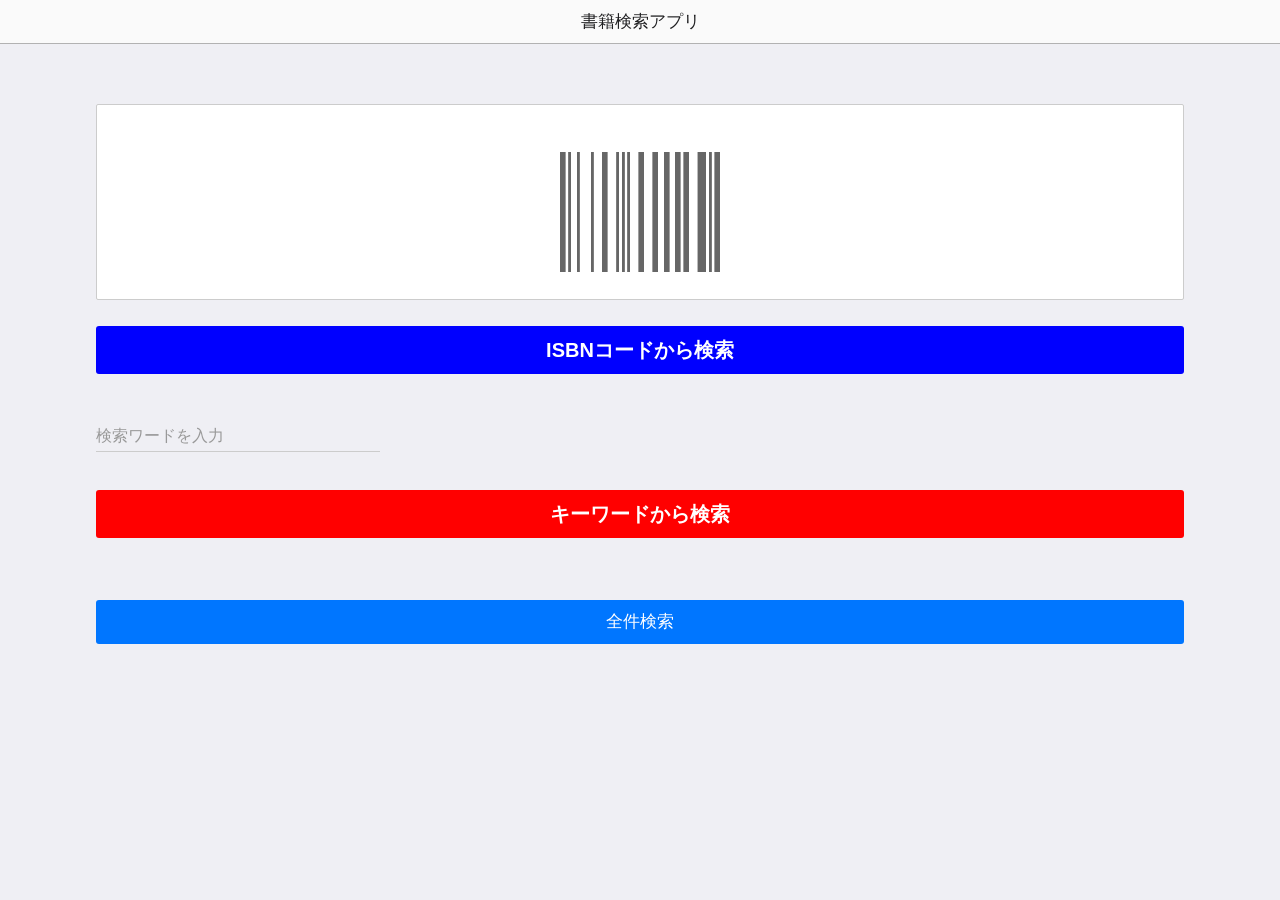
<file: www/index.html>
<!DOCTYPE HTML>
<html>
<head>
  <meta charset="utf-8">
  <meta name="viewport" content="width=device-width, initial-scale=1, maximum-scale=1, user-scalable=no, viewport-fit=cover">
  <meta http-equiv="Content-Security-Policy" content="default-src * data: gap: https://ssl.gstatic.com; style-src * 'unsafe-inline'; script-src * 'unsafe-inline' 'unsafe-eval'">
  <script src="components/loader.js"></script>
  <script src="lib/onsenui/js/onsenui.min.js"></script>
  <script src="js/app.js"></script>

  <link rel="stylesheet" href="components/loader.css">
  <link rel="stylesheet" href="lib/onsenui/css/onsenui.css">
  <link rel="stylesheet" href="lib/onsenui/css/onsen-css-components.css">
  <link rel="stylesheet" href="css/style.css">

  <script src="js/app.js"></script>
  <script src="js/mb.js"></script>


  <script>
    ons.ready(function() {
      console.log("Onsen UI is ready!");
    });

    if (ons.platform.isIPhoneX()) {
      document.documentElement.setAttribute('onsflag-iphonex-portrait', '');
      document.documentElement.setAttribute('onsflag-iphonex-landscape', '');
    }
  </script>
</head>
<body>
  <ons-navigator id="navigator" page="scanner.html" swipeable></ons-navigator>

</body>
</html>
</file>
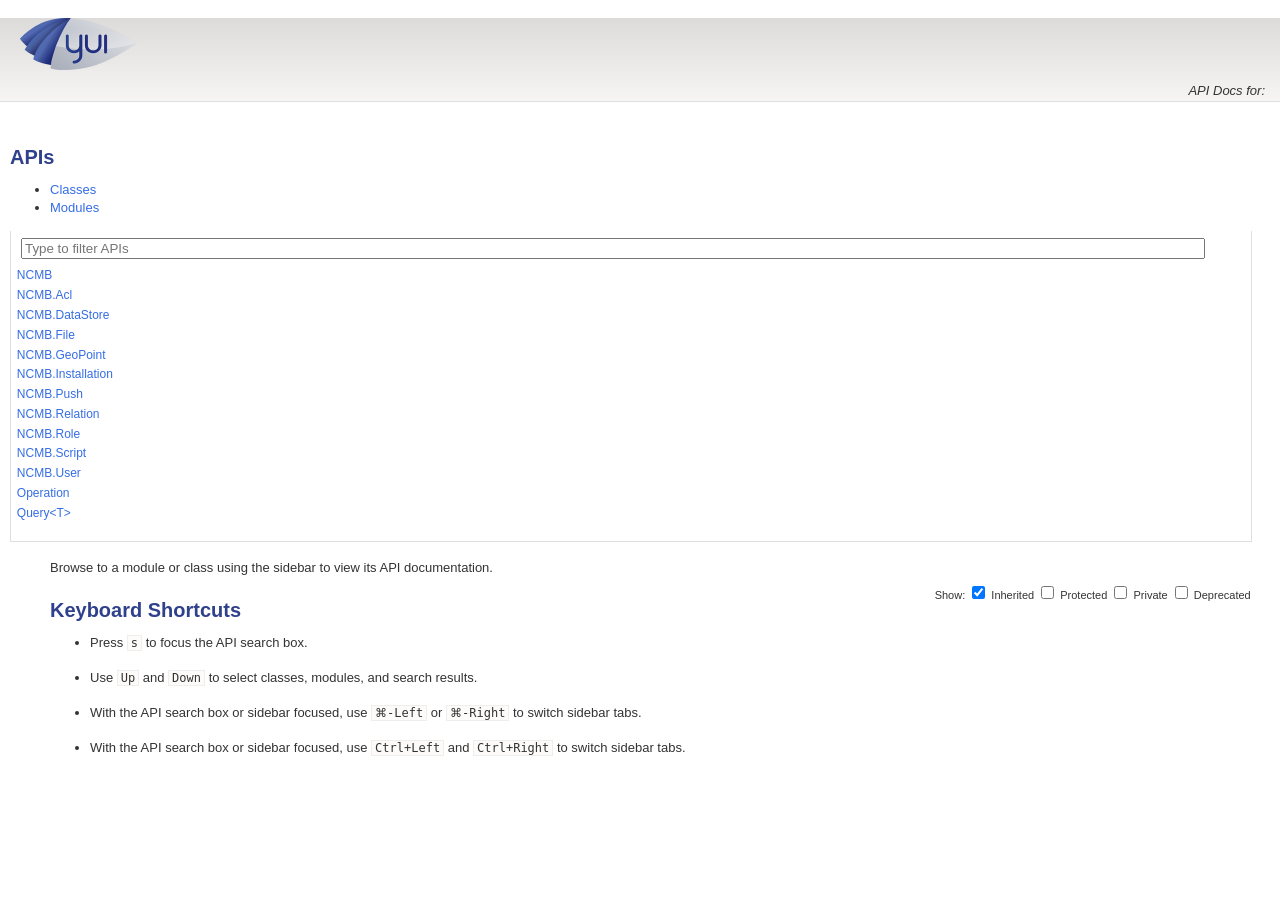
<file: www/components/ncmb/docs/index.html>
<!DOCTYPE html>
<html lang="en">
<head>
    <meta charset="utf-8">
    <title></title>
    <link rel="stylesheet" href="http://yui.yahooapis.com/3.9.1/build/cssgrids/cssgrids-min.css">
    <link rel="stylesheet" href="./assets/vendor/prettify/prettify-min.css">
    <link rel="stylesheet" href="./assets/css/main.css" id="site_styles">
    <link rel="icon" href="./assets/favicon.ico">
    <script src="http://yui.yahooapis.com/combo?3.9.1/build/yui/yui-min.js"></script>
</head>
<body class="yui3-skin-sam">

<div id="doc">
    <div id="hd" class="yui3-g header">
        <div class="yui3-u-3-4">
                <h1><img src="./assets/css/logo.png" title="" width="117" height="52"></h1>
        </div>
        <div class="yui3-u-1-4 version">
            <em>API Docs for: </em>
        </div>
    </div>
    <div id="bd" class="yui3-g">

        <div class="yui3-u-1-4">
            <div id="docs-sidebar" class="sidebar apidocs">
                <div id="api-list">
                    <h2 class="off-left">APIs</h2>
                    <div id="api-tabview" class="tabview">
                        <ul class="tabs">
                            <li><a href="#api-classes">Classes</a></li>
                            <li><a href="#api-modules">Modules</a></li>
                        </ul>
                
                        <div id="api-tabview-filter">
                            <input type="search" id="api-filter" placeholder="Type to filter APIs">
                        </div>
                
                        <div id="api-tabview-panel">
                            <ul id="api-classes" class="apis classes">
                                <li><a href="./classes/NCMB.html">NCMB</a></li>
                                <li><a href="./classes/NCMB.Acl.html">NCMB.Acl</a></li>
                                <li><a href="./classes/NCMB.DataStore.html">NCMB.DataStore</a></li>
                                <li><a href="./classes/NCMB.File.html">NCMB.File</a></li>
                                <li><a href="./classes/NCMB.GeoPoint.html">NCMB.GeoPoint</a></li>
                                <li><a href="./classes/NCMB.Installation.html">NCMB.Installation</a></li>
                                <li><a href="./classes/NCMB.Push.html">NCMB.Push</a></li>
                                <li><a href="./classes/NCMB.Relation.html">NCMB.Relation</a></li>
                                <li><a href="./classes/NCMB.Role.html">NCMB.Role</a></li>
                                <li><a href="./classes/NCMB.Script.html">NCMB.Script</a></li>
                                <li><a href="./classes/NCMB.User.html">NCMB.User</a></li>
                                <li><a href="./classes/Operation.html">Operation</a></li>
                                <li><a href="./classes/Query&lt;T&gt;.html">Query&lt;T&gt;</a></li>
                            </ul>
                
                
                            <ul id="api-modules" class="apis modules">
                            </ul>
                        </div>
                    </div>
                </div>
            </div>
        </div>
        <div class="yui3-u-3-4">
                <div id="api-options">
                    Show:
                    <label for="api-show-inherited">
                        <input type="checkbox" id="api-show-inherited" checked>
                        Inherited
                    </label>
            
                    <label for="api-show-protected">
                        <input type="checkbox" id="api-show-protected">
                        Protected
                    </label>
            
                    <label for="api-show-private">
                        <input type="checkbox" id="api-show-private">
                        Private
                    </label>
                    <label for="api-show-deprecated">
                        <input type="checkbox" id="api-show-deprecated">
                        Deprecated
                    </label>
            
                </div>
            
            <div class="apidocs">
                <div id="docs-main">
                    <div class="content">
    <div class="apidocs">
        <div id="docs-main" class="content">
            <p>
            Browse to a module or class using the sidebar to view its API documentation.
            </p>

            <h2>Keyboard Shortcuts</h2>

            <ul>
                <li><p>Press <kbd>s</kbd> to focus the API search box.</p></li>

                <li><p>Use <kbd>Up</kbd> and <kbd>Down</kbd> to select classes, modules, and search results.</p></li>

                <li class="mac-only"><p>With the API search box or sidebar focused, use <kbd><span class="cmd">&#x2318;</span>-Left</kbd> or <kbd><span class="cmd">&#x2318;</span>-Right</kbd> to switch sidebar tabs.</p></li>

                <li class="pc-only"><p>With the API search box or sidebar focused, use <kbd>Ctrl+Left</kbd> and <kbd>Ctrl+Right</kbd> to switch sidebar tabs.</p></li>
            </ul>
        </div>
    </div>


                    </div>
                </div>
            </div>
        </div>
    </div>
</div>
<script src="./assets/vendor/prettify/prettify-min.js"></script>
<script>prettyPrint();</script>
<script src="./assets/js/yui-prettify.js"></script>
<script src="./assets/../api.js"></script>
<script src="./assets/js/api-filter.js"></script>
<script src="./assets/js/api-list.js"></script>
<script src="./assets/js/api-search.js"></script>
<script src="./assets/js/apidocs.js"></script>
</body>
</html>
</file>
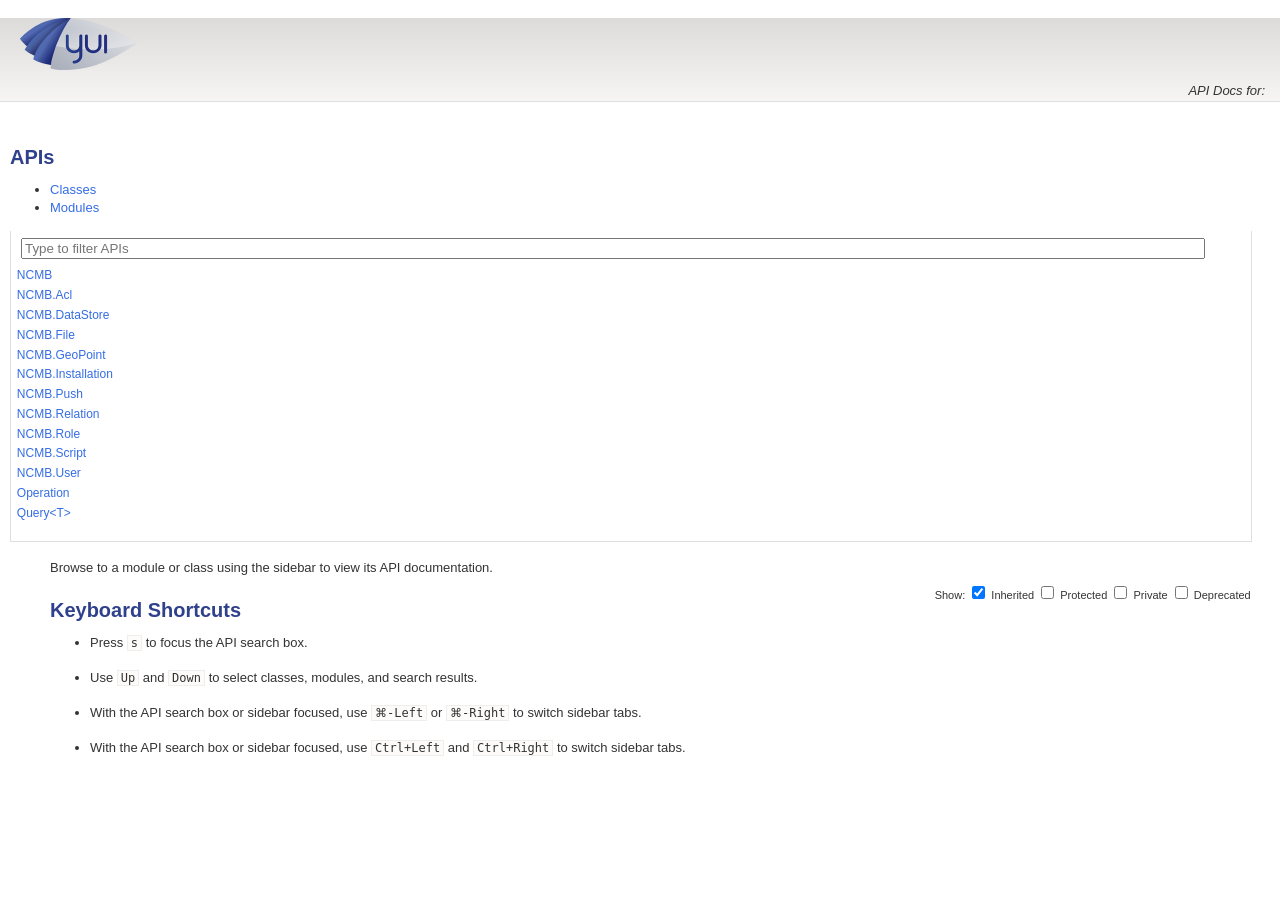
<file: www/components/ncmb/docs/assets/index.html>
<!doctype html>
<html>
    <head>
        <title>Redirector</title>
        <meta http-equiv="refresh" content="0;url=../">
    </head>
    <body>
        <a href="../">Click here to redirect</a>
    </body>
</html>
</file>
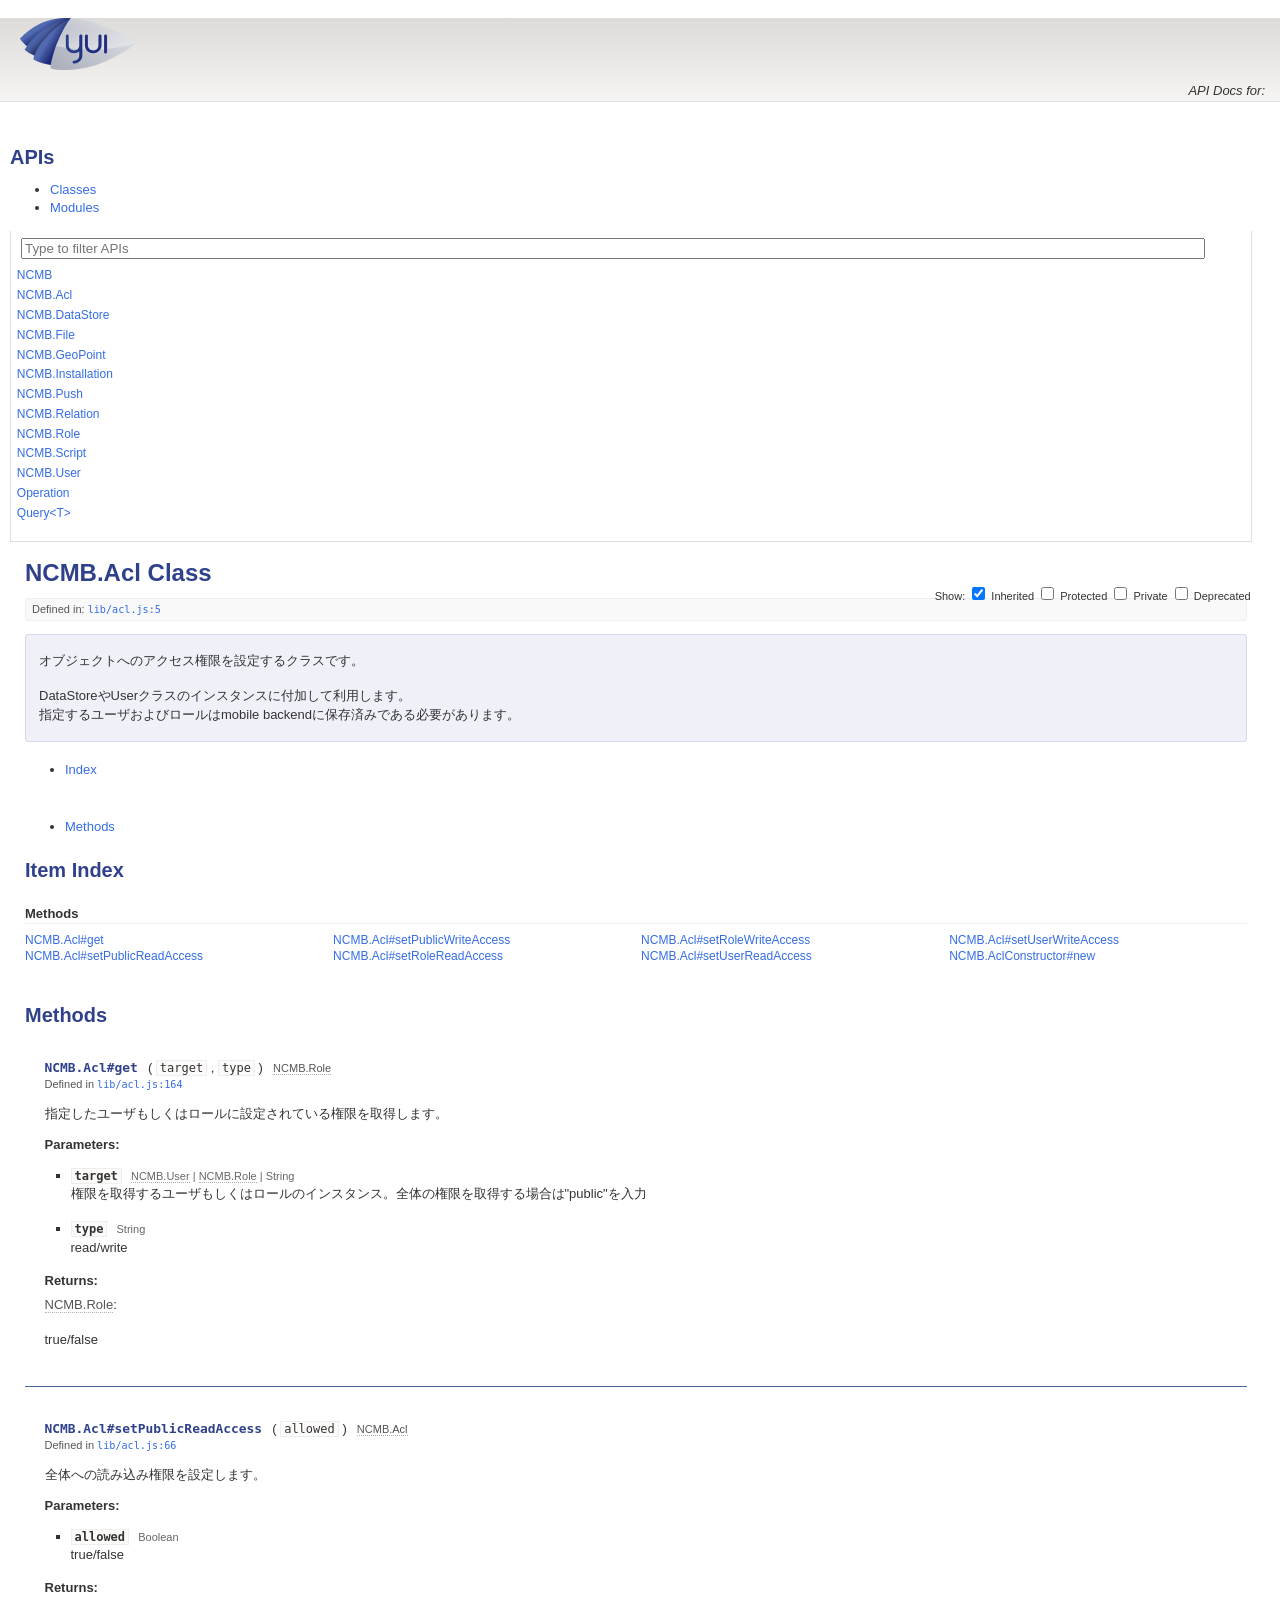
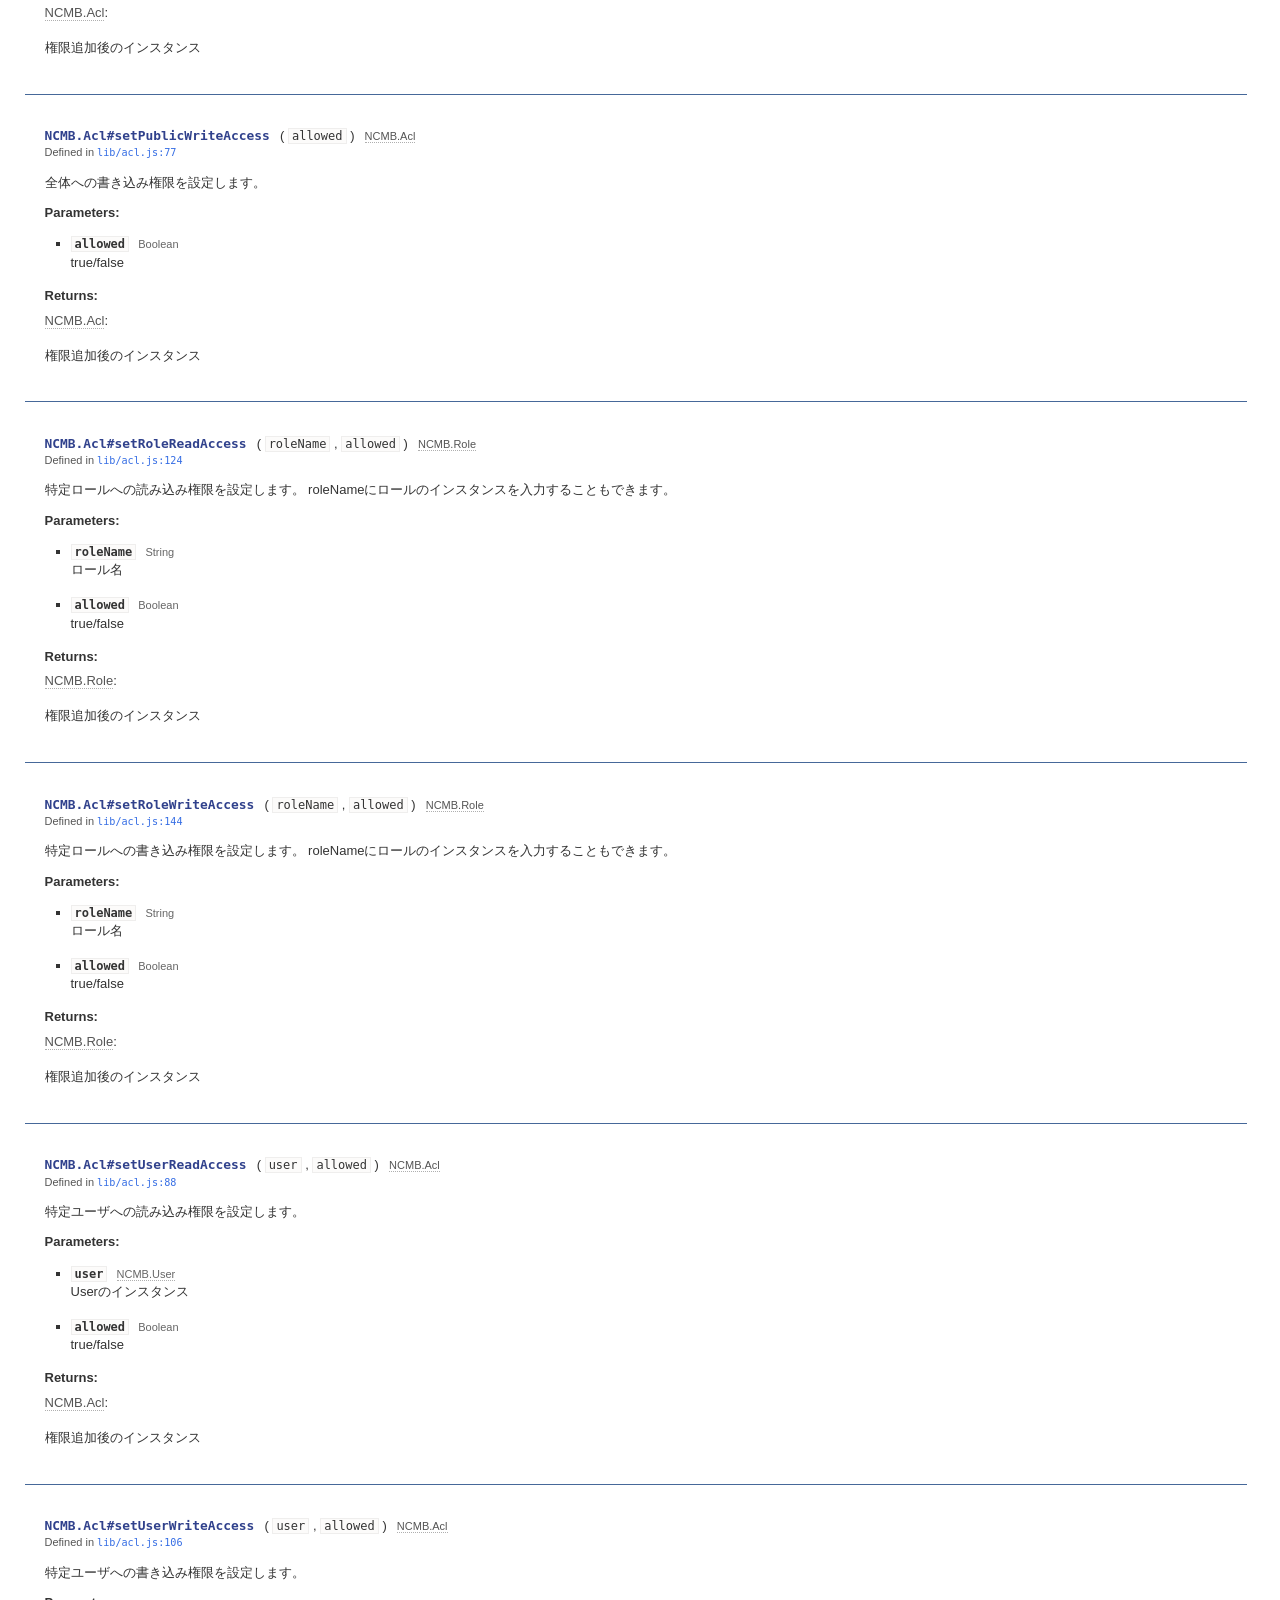
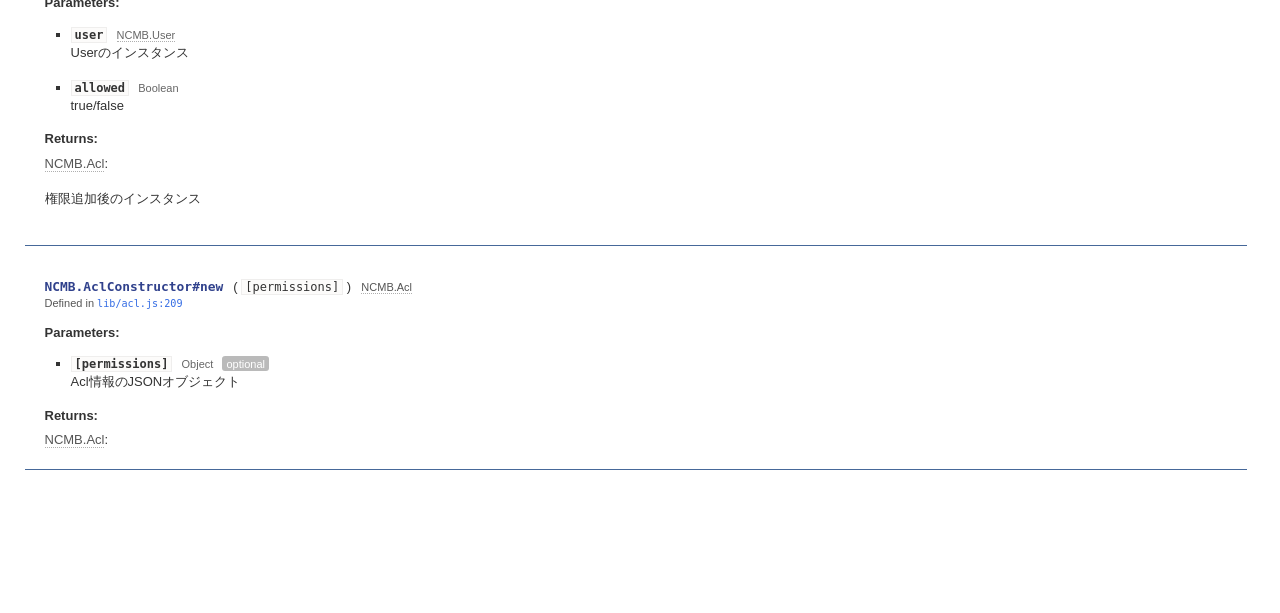
<file: www/components/ncmb/docs/classes/NCMB.Acl.html>
<!DOCTYPE html>
<html lang="en">
<head>
    <meta charset="utf-8">
    <title>NCMB.Acl</title>
    <link rel="stylesheet" href="http://yui.yahooapis.com/3.9.1/build/cssgrids/cssgrids-min.css">
    <link rel="stylesheet" href="../assets/vendor/prettify/prettify-min.css">
    <link rel="stylesheet" href="../assets/css/main.css" id="site_styles">
    <link rel="icon" href="../assets/favicon.ico">
    <script src="http://yui.yahooapis.com/combo?3.9.1/build/yui/yui-min.js"></script>
</head>
<body class="yui3-skin-sam">

<div id="doc">
    <div id="hd" class="yui3-g header">
        <div class="yui3-u-3-4">
                <h1><img src="../assets/css/logo.png" title="" width="117" height="52"></h1>
        </div>
        <div class="yui3-u-1-4 version">
            <em>API Docs for: </em>
        </div>
    </div>
    <div id="bd" class="yui3-g">

        <div class="yui3-u-1-4">
            <div id="docs-sidebar" class="sidebar apidocs">
                <div id="api-list">
                    <h2 class="off-left">APIs</h2>
                    <div id="api-tabview" class="tabview">
                        <ul class="tabs">
                            <li><a href="#api-classes">Classes</a></li>
                            <li><a href="#api-modules">Modules</a></li>
                        </ul>
                
                        <div id="api-tabview-filter">
                            <input type="search" id="api-filter" placeholder="Type to filter APIs">
                        </div>
                
                        <div id="api-tabview-panel">
                            <ul id="api-classes" class="apis classes">
                                <li><a href="../classes/NCMB.html">NCMB</a></li>
                                <li><a href="../classes/NCMB.Acl.html">NCMB.Acl</a></li>
                                <li><a href="../classes/NCMB.DataStore.html">NCMB.DataStore</a></li>
                                <li><a href="../classes/NCMB.File.html">NCMB.File</a></li>
                                <li><a href="../classes/NCMB.GeoPoint.html">NCMB.GeoPoint</a></li>
                                <li><a href="../classes/NCMB.Installation.html">NCMB.Installation</a></li>
                                <li><a href="../classes/NCMB.Push.html">NCMB.Push</a></li>
                                <li><a href="../classes/NCMB.Relation.html">NCMB.Relation</a></li>
                                <li><a href="../classes/NCMB.Role.html">NCMB.Role</a></li>
                                <li><a href="../classes/NCMB.Script.html">NCMB.Script</a></li>
                                <li><a href="../classes/NCMB.User.html">NCMB.User</a></li>
                                <li><a href="../classes/Operation.html">Operation</a></li>
                                <li><a href="../classes/Query&lt;T&gt;.html">Query&lt;T&gt;</a></li>
                            </ul>
                
                
                            <ul id="api-modules" class="apis modules">
                            </ul>
                        </div>
                    </div>
                </div>
            </div>
        </div>
        <div class="yui3-u-3-4">
                <div id="api-options">
                    Show:
                    <label for="api-show-inherited">
                        <input type="checkbox" id="api-show-inherited" checked>
                        Inherited
                    </label>
            
                    <label for="api-show-protected">
                        <input type="checkbox" id="api-show-protected">
                        Protected
                    </label>
            
                    <label for="api-show-private">
                        <input type="checkbox" id="api-show-private">
                        Private
                    </label>
                    <label for="api-show-deprecated">
                        <input type="checkbox" id="api-show-deprecated">
                        Deprecated
                    </label>
            
                </div>
            
            <div class="apidocs">
                <div id="docs-main">
                    <div class="content">
<h1>NCMB.Acl Class</h1>
<div class="box meta">


        <div class="foundat">
            Defined in: <a href="../files/lib_acl.js.html#l5"><code>lib&#x2F;acl.js:5</code></a>
        </div>


</div>


<div class="box intro">
    <p>オブジェクトへのアクセス権限を設定するクラスです。</p>
<p>DataStoreやUserクラスのインスタンスに付加して利用します。<br>
指定するユーザおよびロールはmobile backendに保存済みである必要があります。</p>

</div>


<div id="classdocs" class="tabview">
    <ul class="api-class-tabs">
        <li class="api-class-tab index"><a href="#index">Index</a></li>

            <li class="api-class-tab methods"><a href="#methods">Methods</a></li>
    </ul>

    <div>
        <div id="index" class="api-class-tabpanel index">
            <h2 class="off-left">Item Index</h2>

                <div class="index-section methods">
                    <h3>Methods</h3>

                    <ul class="index-list methods">
                            <li class="index-item method">
                                <a href="#method_NCMB.Acl#get">NCMB.Acl#get</a>

                            </li>
                            <li class="index-item method">
                                <a href="#method_NCMB.Acl#setPublicReadAccess">NCMB.Acl#setPublicReadAccess</a>

                            </li>
                            <li class="index-item method">
                                <a href="#method_NCMB.Acl#setPublicWriteAccess">NCMB.Acl#setPublicWriteAccess</a>

                            </li>
                            <li class="index-item method">
                                <a href="#method_NCMB.Acl#setRoleReadAccess">NCMB.Acl#setRoleReadAccess</a>

                            </li>
                            <li class="index-item method">
                                <a href="#method_NCMB.Acl#setRoleWriteAccess">NCMB.Acl#setRoleWriteAccess</a>

                            </li>
                            <li class="index-item method">
                                <a href="#method_NCMB.Acl#setUserReadAccess">NCMB.Acl#setUserReadAccess</a>

                            </li>
                            <li class="index-item method">
                                <a href="#method_NCMB.Acl#setUserWriteAccess">NCMB.Acl#setUserWriteAccess</a>

                            </li>
                            <li class="index-item method">
                                <a href="#method_NCMB.AclConstructor#new">NCMB.AclConstructor#new</a>

                            </li>
                    </ul>
                </div>



        </div>

            <div id="methods" class="api-class-tabpanel">
                <h2 class="off-left">Methods</h2>

<div id="method_NCMB.Acl#get" class="method item">
    <h3 class="name"><code>NCMB.Acl#get</code></h3>

        <div class="args">
            <span class="paren">(</span><ul class="args-list inline commas">
                <li class="arg">
                        <code>target</code>
                </li>
                <li class="arg">
                        <code>type</code>
                </li>
            </ul><span class="paren">)</span>
        </div>

        <span class="returns-inline">
            <span class="type"><a href="../classes/NCMB.Role.html" class="crosslink">NCMB.Role</a></span>
        </span>







    <div class="meta">
                <p>
                Defined in
        <a href="../files/lib_acl.js.html#l164"><code>lib&#x2F;acl.js:164</code></a>
        </p>



    </div>

    <div class="description">
        <p>指定したユーザもしくはロールに設定されている権限を取得します。</p>

    </div>

        <div class="params">
            <h4>Parameters:</h4>

            <ul class="params-list">
                <li class="param">
                        <code class="param-name">target</code>
                        <span class="type"><a href="../classes/NCMB.User.html" class="crosslink">NCMB.User</a> | <a href="../classes/NCMB.Role.html" class="crosslink">NCMB.Role</a> | String</span>


                    <div class="param-description">
                        <p>権限を取得するユーザもしくはロールのインスタンス。全体の権限を取得する場合は&quot;public&quot;を入力</p>

                    </div>

                </li>
                <li class="param">
                        <code class="param-name">type</code>
                        <span class="type">String</span>


                    <div class="param-description">
                        <p>read/write</p>

                    </div>

                </li>
            </ul>
        </div>

        <div class="returns">
            <h4>Returns:</h4>

            <div class="returns-description">
                        <span class="type"><a href="../classes/NCMB.Role.html" class="crosslink">NCMB.Role</a></span>:
                    <p>true/false</p>

            </div>
        </div>


</div>
<div id="method_NCMB.Acl#setPublicReadAccess" class="method item">
    <h3 class="name"><code>NCMB.Acl#setPublicReadAccess</code></h3>

        <div class="args">
            <span class="paren">(</span><ul class="args-list inline commas">
                <li class="arg">
                        <code>allowed</code>
                </li>
            </ul><span class="paren">)</span>
        </div>

        <span class="returns-inline">
            <span class="type"><a href="../classes/NCMB.Acl.html" class="crosslink">NCMB.Acl</a></span>
        </span>







    <div class="meta">
                <p>
                Defined in
        <a href="../files/lib_acl.js.html#l66"><code>lib&#x2F;acl.js:66</code></a>
        </p>



    </div>

    <div class="description">
        <p>全体への読み込み権限を設定します。</p>

    </div>

        <div class="params">
            <h4>Parameters:</h4>

            <ul class="params-list">
                <li class="param">
                        <code class="param-name">allowed</code>
                        <span class="type">Boolean</span>


                    <div class="param-description">
                        <p>true/false</p>

                    </div>

                </li>
            </ul>
        </div>

        <div class="returns">
            <h4>Returns:</h4>

            <div class="returns-description">
                        <span class="type"><a href="../classes/NCMB.Acl.html" class="crosslink">NCMB.Acl</a></span>:
                    <p>権限追加後のインスタンス</p>

            </div>
        </div>


</div>
<div id="method_NCMB.Acl#setPublicWriteAccess" class="method item">
    <h3 class="name"><code>NCMB.Acl#setPublicWriteAccess</code></h3>

        <div class="args">
            <span class="paren">(</span><ul class="args-list inline commas">
                <li class="arg">
                        <code>allowed</code>
                </li>
            </ul><span class="paren">)</span>
        </div>

        <span class="returns-inline">
            <span class="type"><a href="../classes/NCMB.Acl.html" class="crosslink">NCMB.Acl</a></span>
        </span>







    <div class="meta">
                <p>
                Defined in
        <a href="../files/lib_acl.js.html#l77"><code>lib&#x2F;acl.js:77</code></a>
        </p>



    </div>

    <div class="description">
        <p>全体への書き込み権限を設定します。</p>

    </div>

        <div class="params">
            <h4>Parameters:</h4>

            <ul class="params-list">
                <li class="param">
                        <code class="param-name">allowed</code>
                        <span class="type">Boolean</span>


                    <div class="param-description">
                        <p>true/false</p>

                    </div>

                </li>
            </ul>
        </div>

        <div class="returns">
            <h4>Returns:</h4>

            <div class="returns-description">
                        <span class="type"><a href="../classes/NCMB.Acl.html" class="crosslink">NCMB.Acl</a></span>:
                    <p>権限追加後のインスタンス</p>

            </div>
        </div>


</div>
<div id="method_NCMB.Acl#setRoleReadAccess" class="method item">
    <h3 class="name"><code>NCMB.Acl#setRoleReadAccess</code></h3>

        <div class="args">
            <span class="paren">(</span><ul class="args-list inline commas">
                <li class="arg">
                        <code>roleName</code>
                </li>
                <li class="arg">
                        <code>allowed</code>
                </li>
            </ul><span class="paren">)</span>
        </div>

        <span class="returns-inline">
            <span class="type"><a href="../classes/NCMB.Role.html" class="crosslink">NCMB.Role</a></span>
        </span>







    <div class="meta">
                <p>
                Defined in
        <a href="../files/lib_acl.js.html#l124"><code>lib&#x2F;acl.js:124</code></a>
        </p>



    </div>

    <div class="description">
        <p>特定ロールへの読み込み権限を設定します。
roleNameにロールのインスタンスを入力することもできます。</p>

    </div>

        <div class="params">
            <h4>Parameters:</h4>

            <ul class="params-list">
                <li class="param">
                        <code class="param-name">roleName</code>
                        <span class="type">String</span>


                    <div class="param-description">
                        <p>ロール名</p>

                    </div>

                </li>
                <li class="param">
                        <code class="param-name">allowed</code>
                        <span class="type">Boolean</span>


                    <div class="param-description">
                        <p>true/false</p>

                    </div>

                </li>
            </ul>
        </div>

        <div class="returns">
            <h4>Returns:</h4>

            <div class="returns-description">
                        <span class="type"><a href="../classes/NCMB.Role.html" class="crosslink">NCMB.Role</a></span>:
                    <p>権限追加後のインスタンス</p>

            </div>
        </div>


</div>
<div id="method_NCMB.Acl#setRoleWriteAccess" class="method item">
    <h3 class="name"><code>NCMB.Acl#setRoleWriteAccess</code></h3>

        <div class="args">
            <span class="paren">(</span><ul class="args-list inline commas">
                <li class="arg">
                        <code>roleName</code>
                </li>
                <li class="arg">
                        <code>allowed</code>
                </li>
            </ul><span class="paren">)</span>
        </div>

        <span class="returns-inline">
            <span class="type"><a href="../classes/NCMB.Role.html" class="crosslink">NCMB.Role</a></span>
        </span>







    <div class="meta">
                <p>
                Defined in
        <a href="../files/lib_acl.js.html#l144"><code>lib&#x2F;acl.js:144</code></a>
        </p>



    </div>

    <div class="description">
        <p>特定ロールへの書き込み権限を設定します。
roleNameにロールのインスタンスを入力することもできます。</p>

    </div>

        <div class="params">
            <h4>Parameters:</h4>

            <ul class="params-list">
                <li class="param">
                        <code class="param-name">roleName</code>
                        <span class="type">String</span>


                    <div class="param-description">
                        <p>ロール名</p>

                    </div>

                </li>
                <li class="param">
                        <code class="param-name">allowed</code>
                        <span class="type">Boolean</span>


                    <div class="param-description">
                        <p>true/false</p>

                    </div>

                </li>
            </ul>
        </div>

        <div class="returns">
            <h4>Returns:</h4>

            <div class="returns-description">
                        <span class="type"><a href="../classes/NCMB.Role.html" class="crosslink">NCMB.Role</a></span>:
                    <p>権限追加後のインスタンス</p>

            </div>
        </div>


</div>
<div id="method_NCMB.Acl#setUserReadAccess" class="method item">
    <h3 class="name"><code>NCMB.Acl#setUserReadAccess</code></h3>

        <div class="args">
            <span class="paren">(</span><ul class="args-list inline commas">
                <li class="arg">
                        <code>user</code>
                </li>
                <li class="arg">
                        <code>allowed</code>
                </li>
            </ul><span class="paren">)</span>
        </div>

        <span class="returns-inline">
            <span class="type"><a href="../classes/NCMB.Acl.html" class="crosslink">NCMB.Acl</a></span>
        </span>







    <div class="meta">
                <p>
                Defined in
        <a href="../files/lib_acl.js.html#l88"><code>lib&#x2F;acl.js:88</code></a>
        </p>



    </div>

    <div class="description">
        <p>特定ユーザへの読み込み権限を設定します。</p>

    </div>

        <div class="params">
            <h4>Parameters:</h4>

            <ul class="params-list">
                <li class="param">
                        <code class="param-name">user</code>
                        <span class="type"><a href="../classes/NCMB.User.html" class="crosslink">NCMB.User</a></span>


                    <div class="param-description">
                        <p>Userのインスタンス</p>

                    </div>

                </li>
                <li class="param">
                        <code class="param-name">allowed</code>
                        <span class="type">Boolean</span>


                    <div class="param-description">
                        <p>true/false</p>

                    </div>

                </li>
            </ul>
        </div>

        <div class="returns">
            <h4>Returns:</h4>

            <div class="returns-description">
                        <span class="type"><a href="../classes/NCMB.Acl.html" class="crosslink">NCMB.Acl</a></span>:
                    <p>権限追加後のインスタンス</p>

            </div>
        </div>


</div>
<div id="method_NCMB.Acl#setUserWriteAccess" class="method item">
    <h3 class="name"><code>NCMB.Acl#setUserWriteAccess</code></h3>

        <div class="args">
            <span class="paren">(</span><ul class="args-list inline commas">
                <li class="arg">
                        <code>user</code>
                </li>
                <li class="arg">
                        <code>allowed</code>
                </li>
            </ul><span class="paren">)</span>
        </div>

        <span class="returns-inline">
            <span class="type"><a href="../classes/NCMB.Acl.html" class="crosslink">NCMB.Acl</a></span>
        </span>







    <div class="meta">
                <p>
                Defined in
        <a href="../files/lib_acl.js.html#l106"><code>lib&#x2F;acl.js:106</code></a>
        </p>



    </div>

    <div class="description">
        <p>特定ユーザへの書き込み権限を設定します。</p>

    </div>

        <div class="params">
            <h4>Parameters:</h4>

            <ul class="params-list">
                <li class="param">
                        <code class="param-name">user</code>
                        <span class="type"><a href="../classes/NCMB.User.html" class="crosslink">NCMB.User</a></span>


                    <div class="param-description">
                        <p>Userのインスタンス</p>

                    </div>

                </li>
                <li class="param">
                        <code class="param-name">allowed</code>
                        <span class="type">Boolean</span>


                    <div class="param-description">
                        <p>true/false</p>

                    </div>

                </li>
            </ul>
        </div>

        <div class="returns">
            <h4>Returns:</h4>

            <div class="returns-description">
                        <span class="type"><a href="../classes/NCMB.Acl.html" class="crosslink">NCMB.Acl</a></span>:
                    <p>権限追加後のインスタンス</p>

            </div>
        </div>


</div>
<div id="method_NCMB.AclConstructor#new" class="method item">
    <h3 class="name"><code>NCMB.AclConstructor#new</code></h3>

        <div class="args">
            <span class="paren">(</span><ul class="args-list inline commas">
                <li class="arg">
                        <code class="optional">[permissions]</code>
                </li>
            </ul><span class="paren">)</span>
        </div>

        <span class="returns-inline">
            <span class="type"><a href="../classes/NCMB.Acl.html" class="crosslink">NCMB.Acl</a></span>
        </span>







    <div class="meta">
                <p>
                Defined in
        <a href="../files/lib_acl.js.html#l209"><code>lib&#x2F;acl.js:209</code></a>
        </p>



    </div>

    <div class="description">
        
    </div>

        <div class="params">
            <h4>Parameters:</h4>

            <ul class="params-list">
                <li class="param">
                        <code class="param-name optional">[permissions]</code>
                        <span class="type">Object</span>
                        <span class="flag optional" title="This parameter is optional.">optional</span>


                    <div class="param-description">
                        <p>Acl情報のJSONオブジェクト</p>

                    </div>

                </li>
            </ul>
        </div>

        <div class="returns">
            <h4>Returns:</h4>

            <div class="returns-description">
                        <span class="type"><a href="../classes/NCMB.Acl.html" class="crosslink">NCMB.Acl</a></span>:
            </div>
        </div>


</div>
            </div>



    </div>
</div>
                    </div>
                </div>
            </div>
        </div>
    </div>
</div>
<script src="../assets/vendor/prettify/prettify-min.js"></script>
<script>prettyPrint();</script>
<script src="../assets/js/yui-prettify.js"></script>
<script src="../assets/../api.js"></script>
<script src="../assets/js/api-filter.js"></script>
<script src="../assets/js/api-list.js"></script>
<script src="../assets/js/api-search.js"></script>
<script src="../assets/js/apidocs.js"></script>
</body>
</html>
</file>
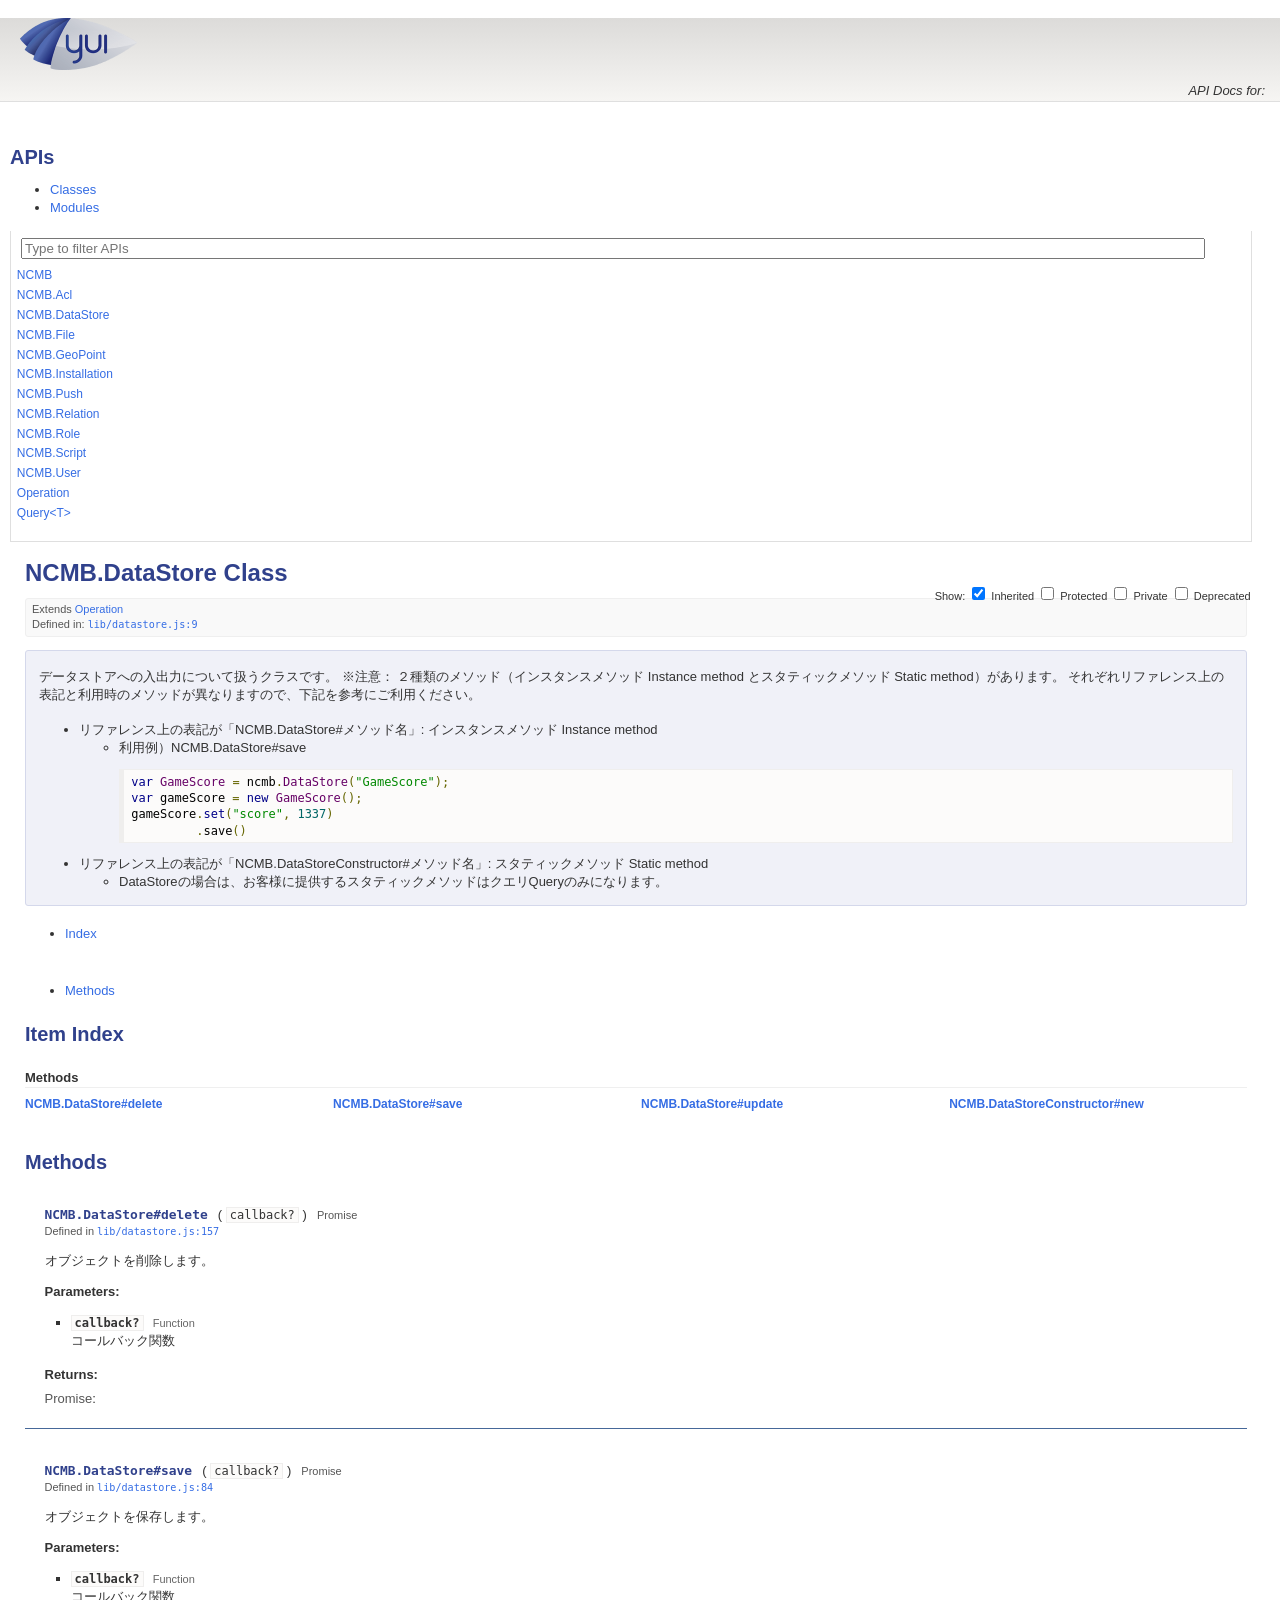
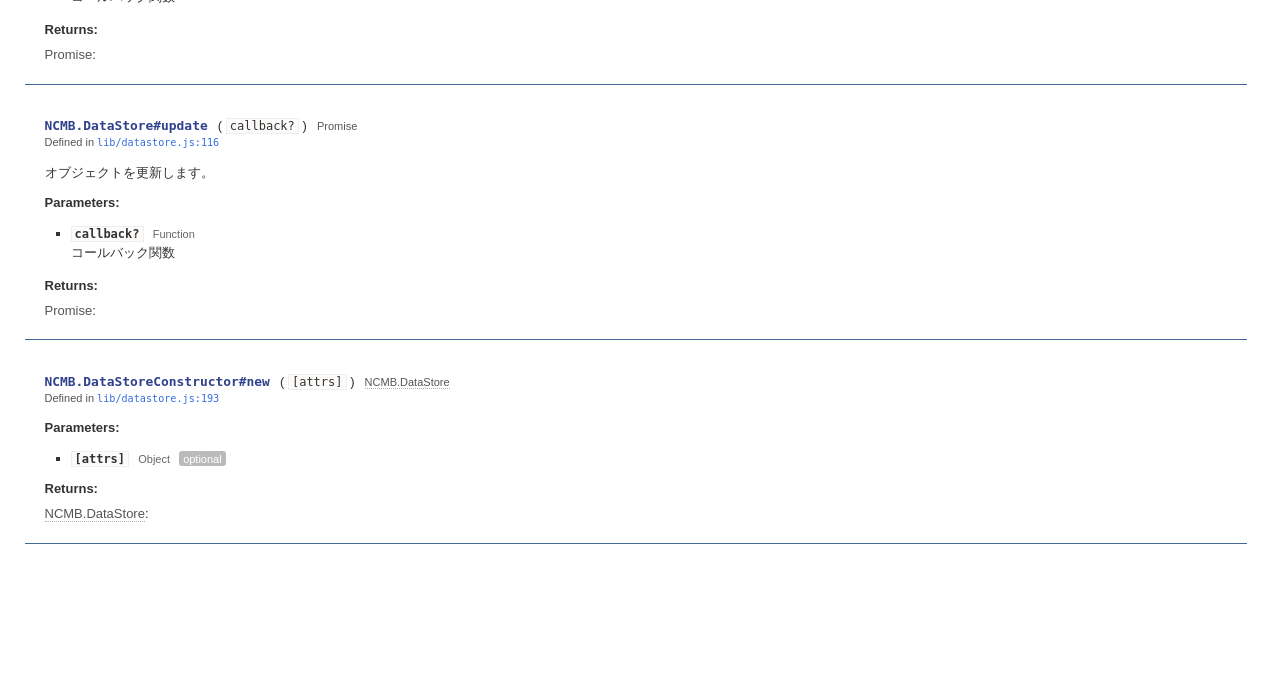
<file: www/components/ncmb/docs/classes/NCMB.DataStore.html>
<!DOCTYPE html>
<html lang="en">
<head>
    <meta charset="utf-8">
    <title>NCMB.DataStore</title>
    <link rel="stylesheet" href="http://yui.yahooapis.com/3.9.1/build/cssgrids/cssgrids-min.css">
    <link rel="stylesheet" href="../assets/vendor/prettify/prettify-min.css">
    <link rel="stylesheet" href="../assets/css/main.css" id="site_styles">
    <link rel="icon" href="../assets/favicon.ico">
    <script src="http://yui.yahooapis.com/combo?3.9.1/build/yui/yui-min.js"></script>
</head>
<body class="yui3-skin-sam">

<div id="doc">
    <div id="hd" class="yui3-g header">
        <div class="yui3-u-3-4">
                <h1><img src="../assets/css/logo.png" title="" width="117" height="52"></h1>
        </div>
        <div class="yui3-u-1-4 version">
            <em>API Docs for: </em>
        </div>
    </div>
    <div id="bd" class="yui3-g">

        <div class="yui3-u-1-4">
            <div id="docs-sidebar" class="sidebar apidocs">
                <div id="api-list">
                    <h2 class="off-left">APIs</h2>
                    <div id="api-tabview" class="tabview">
                        <ul class="tabs">
                            <li><a href="#api-classes">Classes</a></li>
                            <li><a href="#api-modules">Modules</a></li>
                        </ul>
                
                        <div id="api-tabview-filter">
                            <input type="search" id="api-filter" placeholder="Type to filter APIs">
                        </div>
                
                        <div id="api-tabview-panel">
                            <ul id="api-classes" class="apis classes">
                                <li><a href="../classes/NCMB.html">NCMB</a></li>
                                <li><a href="../classes/NCMB.Acl.html">NCMB.Acl</a></li>
                                <li><a href="../classes/NCMB.DataStore.html">NCMB.DataStore</a></li>
                                <li><a href="../classes/NCMB.File.html">NCMB.File</a></li>
                                <li><a href="../classes/NCMB.GeoPoint.html">NCMB.GeoPoint</a></li>
                                <li><a href="../classes/NCMB.Installation.html">NCMB.Installation</a></li>
                                <li><a href="../classes/NCMB.Push.html">NCMB.Push</a></li>
                                <li><a href="../classes/NCMB.Relation.html">NCMB.Relation</a></li>
                                <li><a href="../classes/NCMB.Role.html">NCMB.Role</a></li>
                                <li><a href="../classes/NCMB.Script.html">NCMB.Script</a></li>
                                <li><a href="../classes/NCMB.User.html">NCMB.User</a></li>
                                <li><a href="../classes/Operation.html">Operation</a></li>
                                <li><a href="../classes/Query&lt;T&gt;.html">Query&lt;T&gt;</a></li>
                            </ul>
                
                
                            <ul id="api-modules" class="apis modules">
                            </ul>
                        </div>
                    </div>
                </div>
            </div>
        </div>
        <div class="yui3-u-3-4">
                <div id="api-options">
                    Show:
                    <label for="api-show-inherited">
                        <input type="checkbox" id="api-show-inherited" checked>
                        Inherited
                    </label>
            
                    <label for="api-show-protected">
                        <input type="checkbox" id="api-show-protected">
                        Protected
                    </label>
            
                    <label for="api-show-private">
                        <input type="checkbox" id="api-show-private">
                        Private
                    </label>
                    <label for="api-show-deprecated">
                        <input type="checkbox" id="api-show-deprecated">
                        Deprecated
                    </label>
            
                </div>
            
            <div class="apidocs">
                <div id="docs-main">
                    <div class="content">
<h1>NCMB.DataStore Class</h1>
<div class="box meta">

        <div class="extends">
            Extends <a href="../classes/Operation.html" class="crosslink">Operation</a>
        </div>

        <div class="foundat">
            Defined in: <a href="../files/lib_datastore.js.html#l9"><code>lib&#x2F;datastore.js:9</code></a>
        </div>


</div>


<div class="box intro">
    <p>データストアへの入出力について扱うクラスです。
※注意：
２種類のメソッド（インスタンスメソッド Instance method とスタティックメソッド Static method）があります。
それぞれリファレンス上の表記と利用時のメソッドが異なりますので、下記を参考にご利用ください。</p>
<ul>
<li>リファレンス上の表記が「NCMB.DataStore#メソッド名」: インスタンスメソッド Instance method
<ul>
<li>利用例）NCMB.DataStore#save<pre class="code prettyprint"><code>var GameScore = ncmb.DataStore(&quot;GameScore&quot;);
var gameScore = new GameScore();
gameScore.set(&quot;score&quot;, 1337)
         .save()
</code></pre>
</li>
</ul>
</li>
<li>リファレンス上の表記が「NCMB.DataStoreConstructor#メソッド名」: スタティックメソッド Static method
<ul>
<li>DataStoreの場合は、お客様に提供するスタティックメソッドはクエリQueryのみになります。</li>
</ul>
</li>
</ul>

</div>


<div id="classdocs" class="tabview">
    <ul class="api-class-tabs">
        <li class="api-class-tab index"><a href="#index">Index</a></li>

            <li class="api-class-tab methods"><a href="#methods">Methods</a></li>
    </ul>

    <div>
        <div id="index" class="api-class-tabpanel index">
            <h2 class="off-left">Item Index</h2>

                <div class="index-section methods">
                    <h3>Methods</h3>

                    <ul class="index-list methods extends">
                            <li class="index-item method">
                                <a href="#method_NCMB.DataStore#delete">NCMB.DataStore#delete</a>

                            </li>
                            <li class="index-item method">
                                <a href="#method_NCMB.DataStore#save">NCMB.DataStore#save</a>

                            </li>
                            <li class="index-item method">
                                <a href="#method_NCMB.DataStore#update">NCMB.DataStore#update</a>

                            </li>
                            <li class="index-item method">
                                <a href="#method_NCMB.DataStoreConstructor#new">NCMB.DataStoreConstructor#new</a>

                            </li>
                    </ul>
                </div>



        </div>

            <div id="methods" class="api-class-tabpanel">
                <h2 class="off-left">Methods</h2>

<div id="method_NCMB.DataStore#delete" class="method item">
    <h3 class="name"><code>NCMB.DataStore#delete</code></h3>

        <div class="args">
            <span class="paren">(</span><ul class="args-list inline commas">
                <li class="arg">
                        <code>callback?</code>
                </li>
            </ul><span class="paren">)</span>
        </div>

        <span class="returns-inline">
            <span class="type">Promise<void></span>
        </span>







    <div class="meta">
                <p>
                Defined in
        <a href="../files/lib_datastore.js.html#l157"><code>lib&#x2F;datastore.js:157</code></a>
        </p>



    </div>

    <div class="description">
        <p>オブジェクトを削除します。</p>

    </div>

        <div class="params">
            <h4>Parameters:</h4>

            <ul class="params-list">
                <li class="param">
                        <code class="param-name">callback?</code>
                        <span class="type">Function</span>


                    <div class="param-description">
                        <p>コールバック関数</p>

                    </div>

                </li>
            </ul>
        </div>

        <div class="returns">
            <h4>Returns:</h4>

            <div class="returns-description">
                        <span class="type">Promise<void></span>:
            </div>
        </div>


</div>
<div id="method_NCMB.DataStore#save" class="method item">
    <h3 class="name"><code>NCMB.DataStore#save</code></h3>

        <div class="args">
            <span class="paren">(</span><ul class="args-list inline commas">
                <li class="arg">
                        <code>callback?</code>
                </li>
            </ul><span class="paren">)</span>
        </div>

        <span class="returns-inline">
            <span class="type">Promise<this></span>
        </span>







    <div class="meta">
                <p>
                Defined in
        <a href="../files/lib_datastore.js.html#l84"><code>lib&#x2F;datastore.js:84</code></a>
        </p>



    </div>

    <div class="description">
        <p>オブジェクトを保存します。</p>

    </div>

        <div class="params">
            <h4>Parameters:</h4>

            <ul class="params-list">
                <li class="param">
                        <code class="param-name">callback?</code>
                        <span class="type">Function</span>


                    <div class="param-description">
                        <p>コールバック関数</p>

                    </div>

                </li>
            </ul>
        </div>

        <div class="returns">
            <h4>Returns:</h4>

            <div class="returns-description">
                        <span class="type">Promise<this></span>:
            </div>
        </div>


</div>
<div id="method_NCMB.DataStore#update" class="method item">
    <h3 class="name"><code>NCMB.DataStore#update</code></h3>

        <div class="args">
            <span class="paren">(</span><ul class="args-list inline commas">
                <li class="arg">
                        <code>callback?</code>
                </li>
            </ul><span class="paren">)</span>
        </div>

        <span class="returns-inline">
            <span class="type">Promise<this></span>
        </span>







    <div class="meta">
                <p>
                Defined in
        <a href="../files/lib_datastore.js.html#l116"><code>lib&#x2F;datastore.js:116</code></a>
        </p>



    </div>

    <div class="description">
        <p>オブジェクトを更新します。</p>

    </div>

        <div class="params">
            <h4>Parameters:</h4>

            <ul class="params-list">
                <li class="param">
                        <code class="param-name">callback?</code>
                        <span class="type">Function</span>


                    <div class="param-description">
                        <p>コールバック関数</p>

                    </div>

                </li>
            </ul>
        </div>

        <div class="returns">
            <h4>Returns:</h4>

            <div class="returns-description">
                        <span class="type">Promise<this></span>:
            </div>
        </div>


</div>
<div id="method_NCMB.DataStoreConstructor#new" class="method item">
    <h3 class="name"><code>NCMB.DataStoreConstructor#new</code></h3>

        <div class="args">
            <span class="paren">(</span><ul class="args-list inline commas">
                <li class="arg">
                        <code class="optional">[attrs]</code>
                </li>
            </ul><span class="paren">)</span>
        </div>

        <span class="returns-inline">
            <span class="type"><a href="../classes/NCMB.DataStore.html" class="crosslink">NCMB.DataStore</a></span>
        </span>







    <div class="meta">
                <p>
                Defined in
        <a href="../files/lib_datastore.js.html#l193"><code>lib&#x2F;datastore.js:193</code></a>
        </p>



    </div>

    <div class="description">
        
    </div>

        <div class="params">
            <h4>Parameters:</h4>

            <ul class="params-list">
                <li class="param">
                        <code class="param-name optional">[attrs]</code>
                        <span class="type">Object</span>
                        <span class="flag optional" title="This parameter is optional.">optional</span>


                    <div class="param-description">
                         
                    </div>

                </li>
            </ul>
        </div>

        <div class="returns">
            <h4>Returns:</h4>

            <div class="returns-description">
                        <span class="type"><a href="../classes/NCMB.DataStore.html" class="crosslink">NCMB.DataStore</a></span>:
            </div>
        </div>


</div>
            </div>



    </div>
</div>
                    </div>
                </div>
            </div>
        </div>
    </div>
</div>
<script src="../assets/vendor/prettify/prettify-min.js"></script>
<script>prettyPrint();</script>
<script src="../assets/js/yui-prettify.js"></script>
<script src="../assets/../api.js"></script>
<script src="../assets/js/api-filter.js"></script>
<script src="../assets/js/api-list.js"></script>
<script src="../assets/js/api-search.js"></script>
<script src="../assets/js/apidocs.js"></script>
</body>
</html>
</file>
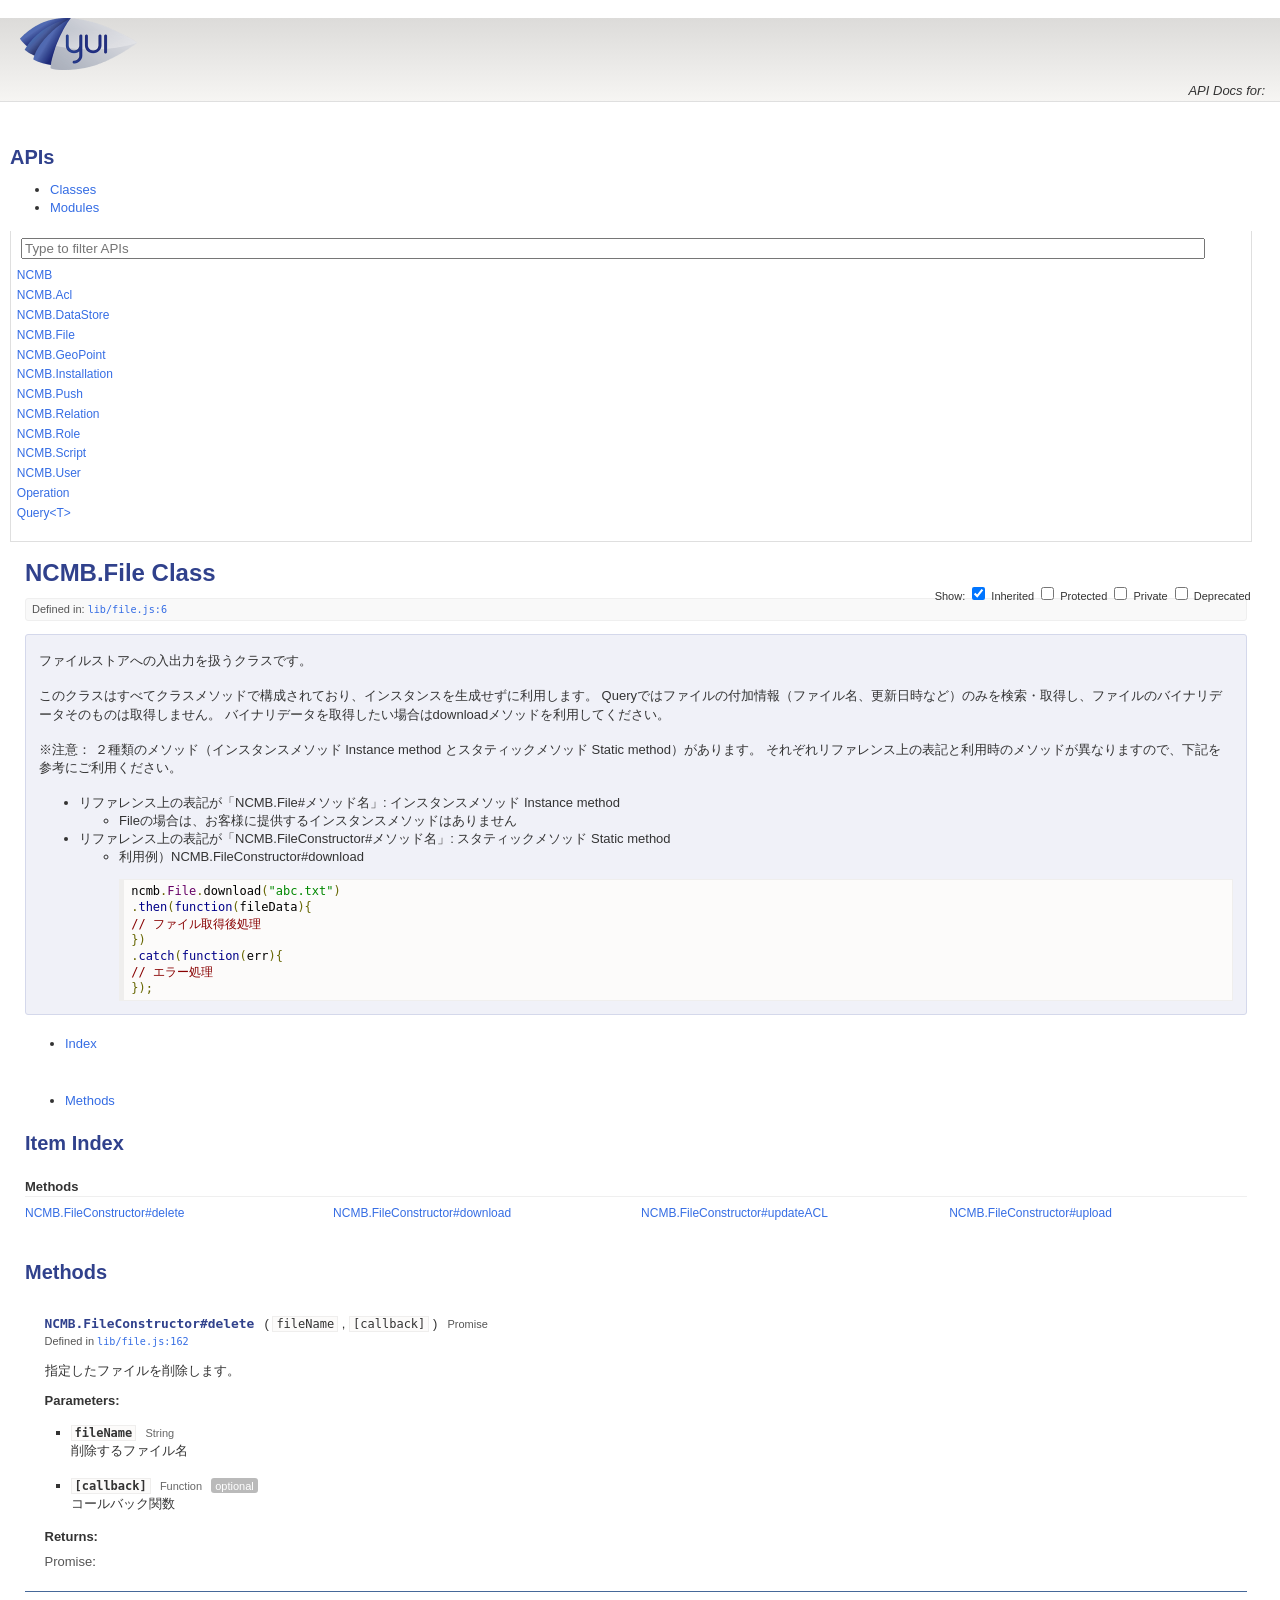
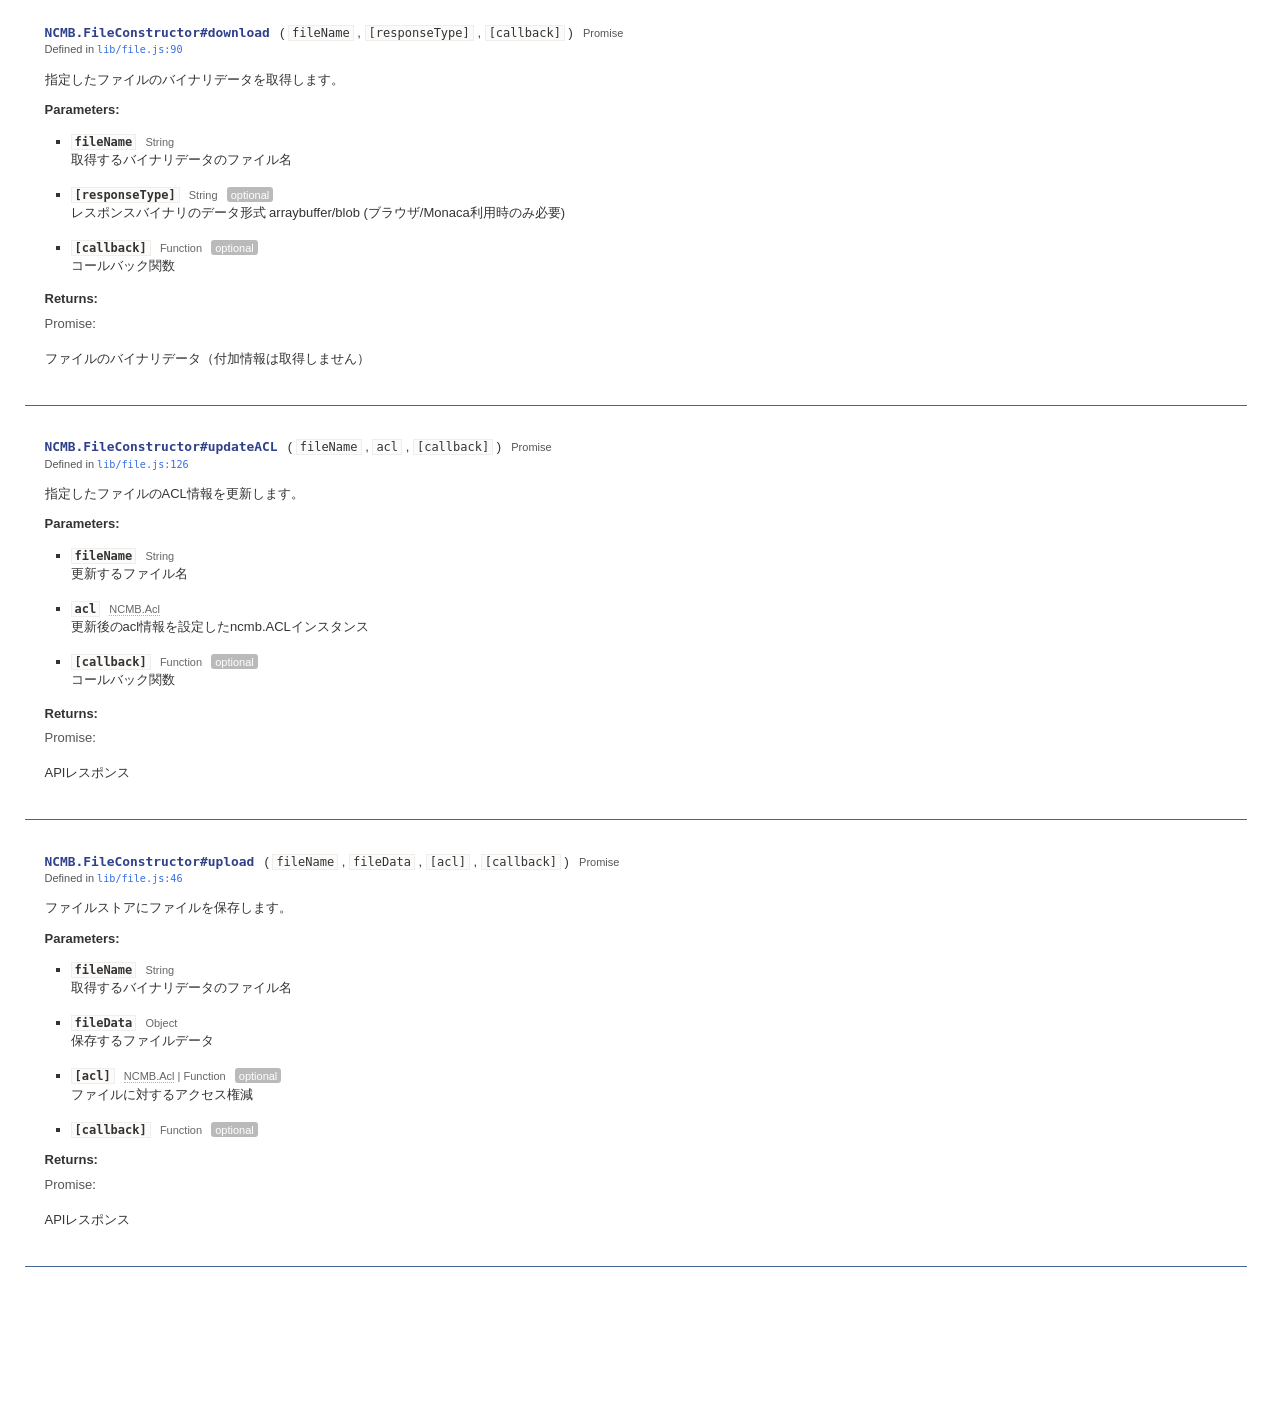
<file: www/components/ncmb/docs/classes/NCMB.File.html>
<!DOCTYPE html>
<html lang="en">
<head>
    <meta charset="utf-8">
    <title>NCMB.File</title>
    <link rel="stylesheet" href="http://yui.yahooapis.com/3.9.1/build/cssgrids/cssgrids-min.css">
    <link rel="stylesheet" href="../assets/vendor/prettify/prettify-min.css">
    <link rel="stylesheet" href="../assets/css/main.css" id="site_styles">
    <link rel="icon" href="../assets/favicon.ico">
    <script src="http://yui.yahooapis.com/combo?3.9.1/build/yui/yui-min.js"></script>
</head>
<body class="yui3-skin-sam">

<div id="doc">
    <div id="hd" class="yui3-g header">
        <div class="yui3-u-3-4">
                <h1><img src="../assets/css/logo.png" title="" width="117" height="52"></h1>
        </div>
        <div class="yui3-u-1-4 version">
            <em>API Docs for: </em>
        </div>
    </div>
    <div id="bd" class="yui3-g">

        <div class="yui3-u-1-4">
            <div id="docs-sidebar" class="sidebar apidocs">
                <div id="api-list">
                    <h2 class="off-left">APIs</h2>
                    <div id="api-tabview" class="tabview">
                        <ul class="tabs">
                            <li><a href="#api-classes">Classes</a></li>
                            <li><a href="#api-modules">Modules</a></li>
                        </ul>
                
                        <div id="api-tabview-filter">
                            <input type="search" id="api-filter" placeholder="Type to filter APIs">
                        </div>
                
                        <div id="api-tabview-panel">
                            <ul id="api-classes" class="apis classes">
                                <li><a href="../classes/NCMB.html">NCMB</a></li>
                                <li><a href="../classes/NCMB.Acl.html">NCMB.Acl</a></li>
                                <li><a href="../classes/NCMB.DataStore.html">NCMB.DataStore</a></li>
                                <li><a href="../classes/NCMB.File.html">NCMB.File</a></li>
                                <li><a href="../classes/NCMB.GeoPoint.html">NCMB.GeoPoint</a></li>
                                <li><a href="../classes/NCMB.Installation.html">NCMB.Installation</a></li>
                                <li><a href="../classes/NCMB.Push.html">NCMB.Push</a></li>
                                <li><a href="../classes/NCMB.Relation.html">NCMB.Relation</a></li>
                                <li><a href="../classes/NCMB.Role.html">NCMB.Role</a></li>
                                <li><a href="../classes/NCMB.Script.html">NCMB.Script</a></li>
                                <li><a href="../classes/NCMB.User.html">NCMB.User</a></li>
                                <li><a href="../classes/Operation.html">Operation</a></li>
                                <li><a href="../classes/Query&lt;T&gt;.html">Query&lt;T&gt;</a></li>
                            </ul>
                
                
                            <ul id="api-modules" class="apis modules">
                            </ul>
                        </div>
                    </div>
                </div>
            </div>
        </div>
        <div class="yui3-u-3-4">
                <div id="api-options">
                    Show:
                    <label for="api-show-inherited">
                        <input type="checkbox" id="api-show-inherited" checked>
                        Inherited
                    </label>
            
                    <label for="api-show-protected">
                        <input type="checkbox" id="api-show-protected">
                        Protected
                    </label>
            
                    <label for="api-show-private">
                        <input type="checkbox" id="api-show-private">
                        Private
                    </label>
                    <label for="api-show-deprecated">
                        <input type="checkbox" id="api-show-deprecated">
                        Deprecated
                    </label>
            
                </div>
            
            <div class="apidocs">
                <div id="docs-main">
                    <div class="content">
<h1>NCMB.File Class</h1>
<div class="box meta">


        <div class="foundat">
            Defined in: <a href="../files/lib_file.js.html#l6"><code>lib&#x2F;file.js:6</code></a>
        </div>


</div>


<div class="box intro">
    <p>ファイルストアへの入出力を扱うクラスです。</p>
<p>このクラスはすべてクラスメソッドで構成されており、インスタンスを生成せずに利用します。
Queryではファイルの付加情報（ファイル名、更新日時など）のみを検索・取得し、ファイルのバイナリデータそのものは取得しません。
バイナリデータを取得したい場合はdownloadメソッドを利用してください。</p>
<p>※注意：
２種類のメソッド（インスタンスメソッド Instance method とスタティックメソッド Static method）があります。
それぞれリファレンス上の表記と利用時のメソッドが異なりますので、下記を参考にご利用ください。</p>
<ul>
<li>リファレンス上の表記が「NCMB.File#メソッド名」: インスタンスメソッド Instance method
<ul>
<li>Fileの場合は、お客様に提供するインスタンスメソッドはありません</li>
</ul>
</li>
<li>リファレンス上の表記が「NCMB.FileConstructor#メソッド名」: スタティックメソッド Static method
<ul>
<li>利用例）NCMB.FileConstructor#download<pre class="code prettyprint"><code>ncmb.File.download(&quot;abc.txt&quot;)
.then(function(fileData){
// ファイル取得後処理
})
.catch(function(err){
// エラー処理
});
</code></pre>
</li>
</ul>
</li>
</ul>

</div>


<div id="classdocs" class="tabview">
    <ul class="api-class-tabs">
        <li class="api-class-tab index"><a href="#index">Index</a></li>

            <li class="api-class-tab methods"><a href="#methods">Methods</a></li>
    </ul>

    <div>
        <div id="index" class="api-class-tabpanel index">
            <h2 class="off-left">Item Index</h2>

                <div class="index-section methods">
                    <h3>Methods</h3>

                    <ul class="index-list methods">
                            <li class="index-item method">
                                <a href="#method_NCMB.FileConstructor#delete">NCMB.FileConstructor#delete</a>

                            </li>
                            <li class="index-item method">
                                <a href="#method_NCMB.FileConstructor#download">NCMB.FileConstructor#download</a>

                            </li>
                            <li class="index-item method">
                                <a href="#method_NCMB.FileConstructor#updateACL">NCMB.FileConstructor#updateACL</a>

                            </li>
                            <li class="index-item method">
                                <a href="#method_NCMB.FileConstructor#upload">NCMB.FileConstructor#upload</a>

                            </li>
                    </ul>
                </div>



        </div>

            <div id="methods" class="api-class-tabpanel">
                <h2 class="off-left">Methods</h2>

<div id="method_NCMB.FileConstructor#delete" class="method item">
    <h3 class="name"><code>NCMB.FileConstructor#delete</code></h3>

        <div class="args">
            <span class="paren">(</span><ul class="args-list inline commas">
                <li class="arg">
                        <code>fileName</code>
                </li>
                <li class="arg">
                        <code class="optional">[callback]</code>
                </li>
            </ul><span class="paren">)</span>
        </div>

        <span class="returns-inline">
            <span class="type">Promise<void></span>
        </span>







    <div class="meta">
                <p>
                Defined in
        <a href="../files/lib_file.js.html#l162"><code>lib&#x2F;file.js:162</code></a>
        </p>



    </div>

    <div class="description">
        <p>指定したファイルを削除します。</p>

    </div>

        <div class="params">
            <h4>Parameters:</h4>

            <ul class="params-list">
                <li class="param">
                        <code class="param-name">fileName</code>
                        <span class="type">String</span>


                    <div class="param-description">
                        <p>削除するファイル名</p>

                    </div>

                </li>
                <li class="param">
                        <code class="param-name optional">[callback]</code>
                        <span class="type">Function</span>
                        <span class="flag optional" title="This parameter is optional.">optional</span>


                    <div class="param-description">
                        <p>コールバック関数</p>

                    </div>

                </li>
            </ul>
        </div>

        <div class="returns">
            <h4>Returns:</h4>

            <div class="returns-description">
                        <span class="type">Promise<void></span>:
            </div>
        </div>


</div>
<div id="method_NCMB.FileConstructor#download" class="method item">
    <h3 class="name"><code>NCMB.FileConstructor#download</code></h3>

        <div class="args">
            <span class="paren">(</span><ul class="args-list inline commas">
                <li class="arg">
                        <code>fileName</code>
                </li>
                <li class="arg">
                        <code class="optional">[responseType]</code>
                </li>
                <li class="arg">
                        <code class="optional">[callback]</code>
                </li>
            </ul><span class="paren">)</span>
        </div>

        <span class="returns-inline">
            <span class="type">Promise<any></span>
        </span>







    <div class="meta">
                <p>
                Defined in
        <a href="../files/lib_file.js.html#l90"><code>lib&#x2F;file.js:90</code></a>
        </p>



    </div>

    <div class="description">
        <p>指定したファイルのバイナリデータを取得します。</p>

    </div>

        <div class="params">
            <h4>Parameters:</h4>

            <ul class="params-list">
                <li class="param">
                        <code class="param-name">fileName</code>
                        <span class="type">String</span>


                    <div class="param-description">
                        <p>取得するバイナリデータのファイル名</p>

                    </div>

                </li>
                <li class="param">
                        <code class="param-name optional">[responseType]</code>
                        <span class="type">String</span>
                        <span class="flag optional" title="This parameter is optional.">optional</span>


                    <div class="param-description">
                        <p>レスポンスバイナリのデータ形式 arraybuffer/blob (ブラウザ/Monaca利用時のみ必要)</p>

                    </div>

                </li>
                <li class="param">
                        <code class="param-name optional">[callback]</code>
                        <span class="type">Function</span>
                        <span class="flag optional" title="This parameter is optional.">optional</span>


                    <div class="param-description">
                        <p>コールバック関数</p>

                    </div>

                </li>
            </ul>
        </div>

        <div class="returns">
            <h4>Returns:</h4>

            <div class="returns-description">
                        <span class="type">Promise<any></span>:
                    <p>ファイルのバイナリデータ（付加情報は取得しません）</p>

            </div>
        </div>


</div>
<div id="method_NCMB.FileConstructor#updateACL" class="method item">
    <h3 class="name"><code>NCMB.FileConstructor#updateACL</code></h3>

        <div class="args">
            <span class="paren">(</span><ul class="args-list inline commas">
                <li class="arg">
                        <code>fileName</code>
                </li>
                <li class="arg">
                        <code>acl</code>
                </li>
                <li class="arg">
                        <code class="optional">[callback]</code>
                </li>
            </ul><span class="paren">)</span>
        </div>

        <span class="returns-inline">
            <span class="type">Promise<any></span>
        </span>







    <div class="meta">
                <p>
                Defined in
        <a href="../files/lib_file.js.html#l126"><code>lib&#x2F;file.js:126</code></a>
        </p>



    </div>

    <div class="description">
        <p>指定したファイルのACL情報を更新します。</p>

    </div>

        <div class="params">
            <h4>Parameters:</h4>

            <ul class="params-list">
                <li class="param">
                        <code class="param-name">fileName</code>
                        <span class="type">String</span>


                    <div class="param-description">
                        <p>更新するファイル名</p>

                    </div>

                </li>
                <li class="param">
                        <code class="param-name">acl</code>
                        <span class="type"><a href="../classes/NCMB.Acl.html" class="crosslink">NCMB.Acl</a></span>


                    <div class="param-description">
                        <p>更新後のacl情報を設定したncmb.ACLインスタンス</p>

                    </div>

                </li>
                <li class="param">
                        <code class="param-name optional">[callback]</code>
                        <span class="type">Function</span>
                        <span class="flag optional" title="This parameter is optional.">optional</span>


                    <div class="param-description">
                        <p>コールバック関数</p>

                    </div>

                </li>
            </ul>
        </div>

        <div class="returns">
            <h4>Returns:</h4>

            <div class="returns-description">
                        <span class="type">Promise<any></span>:
                    <p>APIレスポンス</p>

            </div>
        </div>


</div>
<div id="method_NCMB.FileConstructor#upload" class="method item">
    <h3 class="name"><code>NCMB.FileConstructor#upload</code></h3>

        <div class="args">
            <span class="paren">(</span><ul class="args-list inline commas">
                <li class="arg">
                        <code>fileName</code>
                </li>
                <li class="arg">
                        <code>fileData</code>
                </li>
                <li class="arg">
                        <code class="optional">[acl]</code>
                </li>
                <li class="arg">
                        <code class="optional">[callback]</code>
                </li>
            </ul><span class="paren">)</span>
        </div>

        <span class="returns-inline">
            <span class="type">Promise<any></span>
        </span>







    <div class="meta">
                <p>
                Defined in
        <a href="../files/lib_file.js.html#l46"><code>lib&#x2F;file.js:46</code></a>
        </p>



    </div>

    <div class="description">
        <p>ファイルストアにファイルを保存します。</p>

    </div>

        <div class="params">
            <h4>Parameters:</h4>

            <ul class="params-list">
                <li class="param">
                        <code class="param-name">fileName</code>
                        <span class="type">String</span>


                    <div class="param-description">
                        <p>取得するバイナリデータのファイル名</p>

                    </div>

                </li>
                <li class="param">
                        <code class="param-name">fileData</code>
                        <span class="type">Object</span>


                    <div class="param-description">
                        <p>保存するファイルデータ</p>

                    </div>

                </li>
                <li class="param">
                        <code class="param-name optional">[acl]</code>
                        <span class="type"><a href="../classes/NCMB.Acl.html" class="crosslink">NCMB.Acl</a> | Function</span>
                        <span class="flag optional" title="This parameter is optional.">optional</span>


                    <div class="param-description">
                        <p>ファイルに対するアクセス権減</p>

                    </div>

                </li>
                <li class="param">
                        <code class="param-name optional">[callback]</code>
                        <span class="type">Function</span>
                        <span class="flag optional" title="This parameter is optional.">optional</span>


                    <div class="param-description">
                         
                    </div>

                </li>
            </ul>
        </div>

        <div class="returns">
            <h4>Returns:</h4>

            <div class="returns-description">
                        <span class="type">Promise<any></span>:
                    <p>APIレスポンス</p>

            </div>
        </div>


</div>
            </div>



    </div>
</div>
                    </div>
                </div>
            </div>
        </div>
    </div>
</div>
<script src="../assets/vendor/prettify/prettify-min.js"></script>
<script>prettyPrint();</script>
<script src="../assets/js/yui-prettify.js"></script>
<script src="../assets/../api.js"></script>
<script src="../assets/js/api-filter.js"></script>
<script src="../assets/js/api-list.js"></script>
<script src="../assets/js/api-search.js"></script>
<script src="../assets/js/apidocs.js"></script>
</body>
</html>
</file>
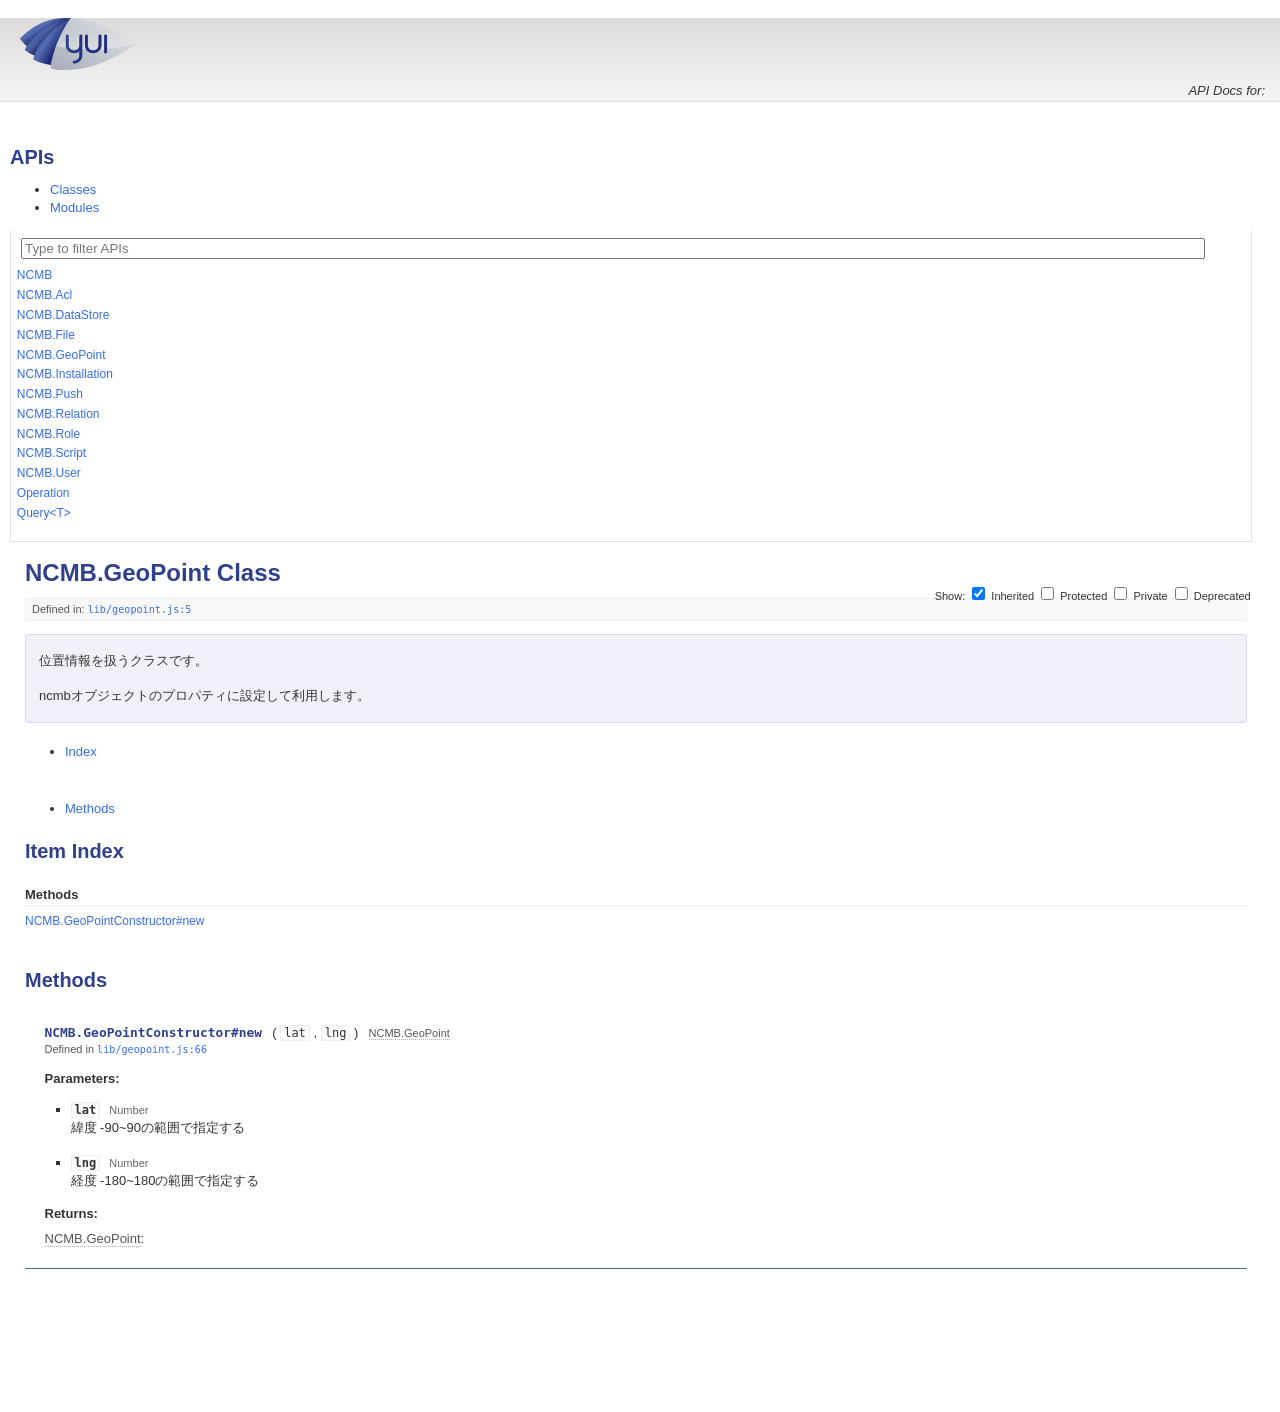
<file: www/components/ncmb/docs/classes/NCMB.GeoPoint.html>
<!DOCTYPE html>
<html lang="en">
<head>
    <meta charset="utf-8">
    <title>NCMB.GeoPoint</title>
    <link rel="stylesheet" href="http://yui.yahooapis.com/3.9.1/build/cssgrids/cssgrids-min.css">
    <link rel="stylesheet" href="../assets/vendor/prettify/prettify-min.css">
    <link rel="stylesheet" href="../assets/css/main.css" id="site_styles">
    <link rel="icon" href="../assets/favicon.ico">
    <script src="http://yui.yahooapis.com/combo?3.9.1/build/yui/yui-min.js"></script>
</head>
<body class="yui3-skin-sam">

<div id="doc">
    <div id="hd" class="yui3-g header">
        <div class="yui3-u-3-4">
                <h1><img src="../assets/css/logo.png" title="" width="117" height="52"></h1>
        </div>
        <div class="yui3-u-1-4 version">
            <em>API Docs for: </em>
        </div>
    </div>
    <div id="bd" class="yui3-g">

        <div class="yui3-u-1-4">
            <div id="docs-sidebar" class="sidebar apidocs">
                <div id="api-list">
                    <h2 class="off-left">APIs</h2>
                    <div id="api-tabview" class="tabview">
                        <ul class="tabs">
                            <li><a href="#api-classes">Classes</a></li>
                            <li><a href="#api-modules">Modules</a></li>
                        </ul>
                
                        <div id="api-tabview-filter">
                            <input type="search" id="api-filter" placeholder="Type to filter APIs">
                        </div>
                
                        <div id="api-tabview-panel">
                            <ul id="api-classes" class="apis classes">
                                <li><a href="../classes/NCMB.html">NCMB</a></li>
                                <li><a href="../classes/NCMB.Acl.html">NCMB.Acl</a></li>
                                <li><a href="../classes/NCMB.DataStore.html">NCMB.DataStore</a></li>
                                <li><a href="../classes/NCMB.File.html">NCMB.File</a></li>
                                <li><a href="../classes/NCMB.GeoPoint.html">NCMB.GeoPoint</a></li>
                                <li><a href="../classes/NCMB.Installation.html">NCMB.Installation</a></li>
                                <li><a href="../classes/NCMB.Push.html">NCMB.Push</a></li>
                                <li><a href="../classes/NCMB.Relation.html">NCMB.Relation</a></li>
                                <li><a href="../classes/NCMB.Role.html">NCMB.Role</a></li>
                                <li><a href="../classes/NCMB.Script.html">NCMB.Script</a></li>
                                <li><a href="../classes/NCMB.User.html">NCMB.User</a></li>
                                <li><a href="../classes/Operation.html">Operation</a></li>
                                <li><a href="../classes/Query&lt;T&gt;.html">Query&lt;T&gt;</a></li>
                            </ul>
                
                
                            <ul id="api-modules" class="apis modules">
                            </ul>
                        </div>
                    </div>
                </div>
            </div>
        </div>
        <div class="yui3-u-3-4">
                <div id="api-options">
                    Show:
                    <label for="api-show-inherited">
                        <input type="checkbox" id="api-show-inherited" checked>
                        Inherited
                    </label>
            
                    <label for="api-show-protected">
                        <input type="checkbox" id="api-show-protected">
                        Protected
                    </label>
            
                    <label for="api-show-private">
                        <input type="checkbox" id="api-show-private">
                        Private
                    </label>
                    <label for="api-show-deprecated">
                        <input type="checkbox" id="api-show-deprecated">
                        Deprecated
                    </label>
            
                </div>
            
            <div class="apidocs">
                <div id="docs-main">
                    <div class="content">
<h1>NCMB.GeoPoint Class</h1>
<div class="box meta">


        <div class="foundat">
            Defined in: <a href="../files/lib_geopoint.js.html#l5"><code>lib&#x2F;geopoint.js:5</code></a>
        </div>


</div>


<div class="box intro">
    <p>位置情報を扱うクラスです。</p>
<p>ncmbオブジェクトのプロパティに設定して利用します。</p>

</div>


<div id="classdocs" class="tabview">
    <ul class="api-class-tabs">
        <li class="api-class-tab index"><a href="#index">Index</a></li>

            <li class="api-class-tab methods"><a href="#methods">Methods</a></li>
    </ul>

    <div>
        <div id="index" class="api-class-tabpanel index">
            <h2 class="off-left">Item Index</h2>

                <div class="index-section methods">
                    <h3>Methods</h3>

                    <ul class="index-list methods">
                            <li class="index-item method">
                                <a href="#method_NCMB.GeoPointConstructor#new">NCMB.GeoPointConstructor#new</a>

                            </li>
                    </ul>
                </div>



        </div>

            <div id="methods" class="api-class-tabpanel">
                <h2 class="off-left">Methods</h2>

<div id="method_NCMB.GeoPointConstructor#new" class="method item">
    <h3 class="name"><code>NCMB.GeoPointConstructor#new</code></h3>

        <div class="args">
            <span class="paren">(</span><ul class="args-list inline commas">
                <li class="arg">
                        <code>lat</code>
                </li>
                <li class="arg">
                        <code>lng</code>
                </li>
            </ul><span class="paren">)</span>
        </div>

        <span class="returns-inline">
            <span class="type"><a href="../classes/NCMB.GeoPoint.html" class="crosslink">NCMB.GeoPoint</a></span>
        </span>







    <div class="meta">
                <p>
                Defined in
        <a href="../files/lib_geopoint.js.html#l66"><code>lib&#x2F;geopoint.js:66</code></a>
        </p>



    </div>

    <div class="description">
        
    </div>

        <div class="params">
            <h4>Parameters:</h4>

            <ul class="params-list">
                <li class="param">
                        <code class="param-name">lat</code>
                        <span class="type">Number</span>


                    <div class="param-description">
                        <p>緯度 -90~90の範囲で指定する</p>

                    </div>

                </li>
                <li class="param">
                        <code class="param-name">lng</code>
                        <span class="type">Number</span>


                    <div class="param-description">
                        <p>経度 -180~180の範囲で指定する</p>

                    </div>

                </li>
            </ul>
        </div>

        <div class="returns">
            <h4>Returns:</h4>

            <div class="returns-description">
                        <span class="type"><a href="../classes/NCMB.GeoPoint.html" class="crosslink">NCMB.GeoPoint</a></span>:
            </div>
        </div>


</div>
            </div>



    </div>
</div>
                    </div>
                </div>
            </div>
        </div>
    </div>
</div>
<script src="../assets/vendor/prettify/prettify-min.js"></script>
<script>prettyPrint();</script>
<script src="../assets/js/yui-prettify.js"></script>
<script src="../assets/../api.js"></script>
<script src="../assets/js/api-filter.js"></script>
<script src="../assets/js/api-list.js"></script>
<script src="../assets/js/api-search.js"></script>
<script src="../assets/js/apidocs.js"></script>
</body>
</html>
</file>
<file: www/components/loader.css>
/**
 * This is an auto-generated code by Monaca JS/CSS Components.
 * Please do not edit by hand.
 */

/*** <GENERATED> ***/
</file>
<file: www/css/style.css>
/**/
.scanner-wrapper {
    width: 85%; 
    margin: 0 auto;
    padding: 40px 0 0 0;
}

.scanner-label {
    color: #999;
    font-size: 14px;
}

.scanner-eye-catch {
    text-align: center;
    opacity: 1;
    margin: 20px 0 26px 0;
    background-color: white;
    color: #666;
    padding: 20px 0 0 0;
    border-radius: 2px;
    border: 1px solid #ccc;
}

.scanner-button {
    font-size: 20px;
    font-weight: bold;
    height: 48px;
    line-height: 48px;
    padding: 0;
    margin: 20px 0 26px 0;
}

.red{
  background-color: red;
}

.blue{
  background-color: blue;
}

.green{
  background-color: grenn;
}

.no_display{
  display: none;
}
.display{
  display: block;
}
</file>
<file: www/components/ncmb/docs/assets/vendor/prettify/prettify-min.css>
.pln{color:#000}@media screen{.str{color:#080}.kwd{color:#008}.com{color:#800}.typ{color:#606}.lit{color:#066}.pun,.opn,.clo{color:#660}.tag{color:#008}.atn{color:#606}.atv{color:#080}.dec,.var{color:#606}.fun{color:red}}@media print,projection{.str{color:#060}.kwd{color:#006;font-weight:bold}.com{color:#600;font-style:italic}.typ{color:#404;font-weight:bold}.lit{color:#044}.pun,.opn,.clo{color:#440}.tag{color:#006;font-weight:bold}.atn{color:#404}.atv{color:#060}}pre.prettyprint{padding:2px;border:1px solid #888}ol.linenums{margin-top:0;margin-bottom:0}li.L0,li.L1,li.L2,li.L3,li.L5,li.L6,li.L7,li.L8{list-style-type:none}li.L1,li.L3,li.L5,li.L7,li.L9{background:#eee}
</file>
<file: www/components/ncmb/docs/assets/css/main.css>
/*
Font sizes for all selectors other than the body are given in percentages,
with 100% equal to 13px. To calculate a font size percentage, multiply the
desired size in pixels by 7.6923076923.

Here's a quick lookup table:

10px - 76.923%
11px - 84.615%
12px - 92.308%
13px - 100%
14px - 107.692%
15px - 115.385%
16px - 123.077%
17px - 130.769%
18px - 138.462%
19px - 146.154%
20px - 153.846%
*/

html {
    background: #fff;
    color: #333;
    overflow-y: scroll;
}

body {
    /*font: 13px/1.4 'Lucida Grande', 'Lucida Sans Unicode', 'DejaVu Sans', 'Bitstream Vera Sans', 'Helvetica', 'Arial', sans-serif;*/
    font: 13px/1.4 'Helvetica', 'Arial', sans-serif;
    margin: 0;
    padding: 0;
}

/* -- Links ----------------------------------------------------------------- */
a {
    color: #356de4;
    text-decoration: none;
}

.hidden {
    display: none;
}

a:hover { text-decoration: underline; }

/* "Jump to Table of Contents" link is shown to assistive tools, but hidden from
   sight until it's focused. */
.jump {
    position: absolute;
    padding: 3px 6px;
    left: -99999px;
    top: 0;
}

.jump:focus { left: 40%; }

/* -- Paragraphs ------------------------------------------------------------ */
p { margin: 1.3em 0; }
dd p, td p { margin-bottom: 0; }
dd p:first-child, td p:first-child { margin-top: 0; }

/* -- Headings -------------------------------------------------------------- */
h1, h2, h3, h4, h5, h6 {
    color: #D98527;/*was #f80*/
    font-family: 'Trebuchet MS', sans-serif;
    font-weight: bold;
    line-height: 1.1;
    margin: 1.1em 0 0.5em;
}

h1 {
    font-size: 184.6%;
    color: #30418C;
    margin: 0.75em 0 0.5em;
}

h2 {
    font-size: 153.846%;
    color: #E48A2B;
}

h3 { font-size: 138.462%; }

h4 {
    border-bottom: 1px solid #DBDFEA;
    color: #E48A2B;
    font-size: 115.385%;
    font-weight: normal;
    padding-bottom: 2px;
}

h5, h6 { font-size: 107.692%; }

/* -- Code and examples ----------------------------------------------------- */
code, kbd, pre, samp {
    font-family: Menlo, Monaco, 'DejaVu Sans Mono', 'Bitstream Vera Sans Mono', 'Courier New', Courier, monospace;
    font-size: 92.308%;
    line-height: 1.35;
}

p code, p kbd, p samp, li code {
    background: #FCFBFA;
    border: 1px solid #EFEEED;
    padding: 0 3px;
}

a code, a kbd, a samp,
pre code, pre kbd, pre samp,
table code, table kbd, table samp,
.intro code, .intro kbd, .intro samp,
.toc code, .toc kbd, .toc samp {
    background: none;
    border: none;
    padding: 0;
}

pre.code, pre.terminal, pre.cmd {
    overflow-x: auto;
    *overflow-x: scroll;
    padding: 0.3em 0.6em;
}

pre.code {
    background: #FCFBFA;
    border: 1px solid #EFEEED;
    border-left-width: 5px;
}

pre.terminal, pre.cmd {
    background: #F0EFFC;
    border: 1px solid #D0CBFB;
    border-left: 5px solid #D0CBFB;
}

/* Don't reduce the font size of <code>/<kbd>/<samp> elements inside <pre>
   blocks. */
pre code, pre kbd, pre samp { font-size: 100%; }

/* Used to denote text that shouldn't be selectable, such as line numbers or
   shell prompts. Guess which browser this doesn't work in. */
.noselect {
    -moz-user-select: -moz-none;
    -khtml-user-select: none;
    -webkit-user-select: none;
    -o-user-select: none;
    user-select: none;
}

/* -- Lists ----------------------------------------------------------------- */
dd { margin: 0.2em 0 0.7em 1em; }
dl { margin: 1em 0; }
dt { font-weight: bold; }

/* -- Tables ---------------------------------------------------------------- */
caption, th { text-align: left; }

table {
    border-collapse: collapse;
    width: 100%;
}

td, th {
    border: 1px solid #fff;
    padding: 5px 12px;
    vertical-align: top;
}

td { background: #E6E9F5; }
td dl { margin: 0; }
td dl dl { margin: 1em 0; }
td pre:first-child { margin-top: 0; }

th {
    background: #D2D7E6;/*#97A0BF*/
    border-bottom: none;
    border-top: none;
    color: #000;/*#FFF1D5*/
    font-family: 'Trebuchet MS', sans-serif;
    font-weight: bold;
    line-height: 1.3;
    white-space: nowrap;
}


/* -- Layout and Content ---------------------------------------------------- */
#doc {
    margin: auto;
    min-width: 1024px;
}

.content { padding: 0 20px 0 25px; }

.sidebar {
    padding: 0 15px 0 10px;
}
#bd {
    padding: 7px 0 130px;
    position: relative;
    width: 99%;
}

/* -- Table of Contents ----------------------------------------------------- */

/* The #toc id refers to the single global table of contents, while the .toc
   class refers to generic TOC lists that could be used throughout the page. */

.toc code, .toc kbd, .toc samp { font-size: 100%; }
.toc li { font-weight: bold; }
.toc li li { font-weight: normal; }

/* -- Intro and Example Boxes ----------------------------------------------- */
/*
.intro, .example { margin-bottom: 2em; }
.example {
    -moz-border-radius: 4px;
    -webkit-border-radius: 4px;
    border-radius: 4px;
    -moz-box-shadow: 0 0 5px #bfbfbf;
    -webkit-box-shadow: 0 0 5px #bfbfbf;
    box-shadow: 0 0 5px #bfbfbf;
    padding: 1em;
}
.intro {
    background: none repeat scroll 0 0 #F0F1F8; border: 1px solid #D4D8EB; padding: 0 1em;
}
*/

/* -- Other Styles ---------------------------------------------------------- */

/* These are probably YUI-specific, and should be moved out of Selleck's default
   theme. */

.button {
    border: 1px solid #dadada;
    -moz-border-radius: 3px;
    -webkit-border-radius: 3px;
    border-radius: 3px;
    color: #444;
    display: inline-block;
    font-family: Helvetica, Arial, sans-serif;
    font-size: 92.308%;
    font-weight: bold;
    padding: 4px 13px 3px;
    -moz-text-shadow: 1px 1px 0 #fff;
    -webkit-text-shadow: 1px 1px 0 #fff;
    text-shadow: 1px 1px 0 #fff;
    white-space: nowrap;

    background: #EFEFEF; /* old browsers */
    background: -moz-linear-gradient(top, #f5f5f5 0%, #efefef 50%, #e5e5e5 51%, #dfdfdf 100%); /* firefox */
    background: -webkit-gradient(linear, left top, left bottom, color-stop(0%,#f5f5f5), color-stop(50%,#efefef), color-stop(51%,#e5e5e5), color-stop(100%,#dfdfdf)); /* webkit */
    filter: progid:DXImageTransform.Microsoft.gradient( startColorstr='#f5f5f5', endColorstr='#dfdfdf',GradientType=0 ); /* ie */
}

.button:hover {
    border-color: #466899;
    color: #fff;
    text-decoration: none;
    -moz-text-shadow: 1px 1px 0 #222;
    -webkit-text-shadow: 1px 1px 0 #222;
    text-shadow: 1px 1px 0 #222;

    background: #6396D8; /* old browsers */
    background: -moz-linear-gradient(top, #6396D8 0%, #5A83BC 50%, #547AB7 51%, #466899 100%); /* firefox */
    background: -webkit-gradient(linear, left top, left bottom, color-stop(0%,#6396D8), color-stop(50%,#5A83BC), color-stop(51%,#547AB7), color-stop(100%,#466899)); /* webkit */
    filter: progid:DXImageTransform.Microsoft.gradient( startColorstr='#6396D8', endColorstr='#466899',GradientType=0 ); /* ie */
}

.newwindow { text-align: center; }

.header .version em {
    display: block;
    text-align: right;
}


#classdocs .item {
    border-bottom: 1px solid #466899;
    margin: 1em 0;
    padding: 1.5em;
}

#classdocs .item .params p,
    #classdocs .item .returns p,{
    display: inline;
}

#classdocs .item em code, #classdocs .item em.comment {
    color: green;
}

#classdocs .item em.comment a {
    color: green;
    text-decoration: underline;
}

#classdocs .foundat {
    font-size: 11px;
    font-style: normal;
}

.attrs .emits {
    margin-left: 2em;
    padding: .5em;
    border-left: 1px dashed #ccc;
}

abbr {
    border-bottom: 1px dashed #ccc;
    font-size: 80%;
    cursor: help;
}

.prettyprint li.L0, 
.prettyprint li.L1, 
.prettyprint li.L2, 
.prettyprint li.L3, 
.prettyprint li.L5, 
.prettyprint li.L6, 
.prettyprint li.L7, 
.prettyprint li.L8 {
    list-style: decimal;
}

ul li p {
    margin-top: 0;
}

.method .name {
    font-size: 110%;
}

.apidocs .methods .extends .method,
.apidocs .properties .extends .property,
.apidocs .attrs .extends .attr,
.apidocs .events .extends .event {
    font-weight: bold;
}

.apidocs .methods .extends .inherited,
.apidocs .properties .extends .inherited,
.apidocs .attrs .extends .inherited,
.apidocs .events .extends .inherited {
    font-weight: normal;
}

#hd {
    background: whiteSmoke;
    background: -moz-linear-gradient(top,#DCDBD9 0,#F6F5F3 100%);
    background: -webkit-gradient(linear,left top,left bottom,color-stop(0%,#DCDBD9),color-stop(100%,#F6F5F3));
    filter: progid:DXImageTransform.Microsoft.gradient(startColorstr='#dcdbd9',endColorstr='#F6F5F3',GradientType=0);
    border-bottom: 1px solid #DFDFDF;
    padding: 0 15px 1px 20px;
    margin-bottom: 15px;
}

#hd img {
    margin-right: 10px;
    vertical-align: middle;
}


/* -- API Docs CSS ---------------------------------------------------------- */

/*
This file is organized so that more generic styles are nearer the top, and more
specific styles are nearer the bottom of the file. This allows us to take full
advantage of the cascade to avoid redundant style rules. Please respect this
convention when making changes.
*/

/* -- Generic TabView styles ------------------------------------------------ */

/*
These styles apply to all API doc tabviews. To change styles only for a
specific tabview, see the other sections below.
*/

.yui3-js-enabled .apidocs .tabview {
    visibility: hidden; /* Hide until the TabView finishes rendering. */
    _visibility: visible;
}

.apidocs .tabview.yui3-tabview-content { visibility: visible; }
.apidocs .tabview .yui3-tabview-panel { background: #fff; }

/* -- Generic Content Styles ------------------------------------------------ */

/* Headings */
h2, h3, h4, h5, h6 {
    border: none;
    color: #30418C;
    font-weight: bold;
    text-decoration: none;
}

.link-docs {
    float: right;
    font-size: 15px;
    margin: 4px 4px 6px;
    padding: 6px 30px 5px;
}

.apidocs { zoom: 1; }

/* Generic box styles. */
.apidocs .box {
    border: 1px solid;
    border-radius: 3px;
    margin: 1em 0;
    padding: 0 1em;
}

/* A flag is a compact, capsule-like indicator of some kind. It's used to
   indicate private and protected items, item return types, etc. in an
   attractive and unobtrusive way. */
.apidocs .flag {
    background: #bababa;
    border-radius: 3px;
    color: #fff;
    font-size: 11px;
    margin: 0 0.5em;
    padding: 2px 4px 1px;
}

/* Class/module metadata such as "Uses", "Extends", "Defined in", etc. */
.apidocs .meta {
    background: #f9f9f9;
    border-color: #efefef;
    color: #555;
    font-size: 11px;
    padding: 3px 6px;
}

.apidocs .meta p { margin: 0; }

/* Deprecation warning. */
.apidocs .box.deprecated,
.apidocs .flag.deprecated {
    background: #fdac9f;
    border: 1px solid #fd7775;
}

.apidocs .box.deprecated p { margin: 0.5em 0; }
.apidocs .flag.deprecated { color: #333; }

/* Module/Class intro description. */
.apidocs .intro {
    background: #f0f1f8;
    border-color: #d4d8eb;
}

/* Loading spinners. */
#bd.loading .apidocs,
#api-list.loading .yui3-tabview-panel {
    background: #fff url(../img/spinner.gif) no-repeat center 70px;
    min-height: 150px;
}

#bd.loading .apidocs .content,
#api-list.loading .yui3-tabview-panel .apis {
    display: none;
}

.apidocs .no-visible-items { color: #666; }

/* Generic inline list. */
.apidocs ul.inline {
    display: inline;
    list-style: none;
    margin: 0;
    padding: 0;
}

.apidocs ul.inline li { display: inline; }

/* Comma-separated list. */
.apidocs ul.commas li:after { content: ','; }
.apidocs ul.commas li:last-child:after { content: ''; }

/* Keyboard shortcuts. */
kbd .cmd { font-family: Monaco, Helvetica; }

/* -- Generic Access Level styles ------------------------------------------- */
.apidocs .item.protected,
.apidocs .item.private,
.apidocs .index-item.protected,
.apidocs .index-item.deprecated,
.apidocs .index-item.private {
    display: none;
}

.show-deprecated .item.deprecated,
.show-deprecated .index-item.deprecated,
.show-protected .item.protected,
.show-protected .index-item.protected,
.show-private .item.private,
.show-private .index-item.private {
    display: block;
}

.hide-inherited .item.inherited,
.hide-inherited .index-item.inherited {
    display: none;
}

/* -- Generic Item Index styles --------------------------------------------- */
.apidocs .index { margin: 1.5em 0 3em; }

.apidocs .index h3 {
    border-bottom: 1px solid #efefef;
    color: #333;
    font-size: 13px;
    margin: 2em 0 0.6em;
    padding-bottom: 2px;
}

.apidocs .index .no-visible-items { margin-top: 2em; }

.apidocs .index-list {
    border-color: #efefef;
    font-size: 12px;
    list-style: none;
    margin: 0;
    padding: 0;
    -moz-column-count: 4;
    -moz-column-gap: 10px;
    -moz-column-width: 170px;
    -ms-column-count: 4;
    -ms-column-gap: 10px;
    -ms-column-width: 170px;
    -o-column-count: 4;
    -o-column-gap: 10px;
    -o-column-width: 170px;
    -webkit-column-count: 4;
    -webkit-column-gap: 10px;
    -webkit-column-width: 170px;
    column-count: 4;
    column-gap: 10px;
    column-width: 170px;
}

.apidocs .no-columns .index-list {
    -moz-column-count: 1;
    -ms-column-count: 1;
    -o-column-count: 1;
    -webkit-column-count: 1;
    column-count: 1;
}

.apidocs .index-item { white-space: nowrap; }

.apidocs .index-item .flag {
    background: none;
    border: none;
    color: #afafaf;
    display: inline;
    margin: 0 0 0 0.2em;
    padding: 0;
}

/* -- Generic API item styles ----------------------------------------------- */
.apidocs .args {
    display: inline;
    margin: 0 0.5em;
}

.apidocs .flag.chainable { background: #46ca3b; }
.apidocs .flag.protected { background: #9b86fc; }
.apidocs .flag.private { background: #fd6b1b; }
.apidocs .flag.async { background: #356de4; }
.apidocs .flag.required { background: #e60923; }

.apidocs .item {
    border-bottom: 1px solid #efefef;
    margin: 1.5em 0 2em;
    padding-bottom: 2em;
}

.apidocs .item h4,
.apidocs .item h5,
.apidocs .item h6 {
    color: #333;
    font-family: inherit;
    font-size: 100%;
}

.apidocs .item .description p,
.apidocs .item pre.code {
    margin: 1em 0 0;
}

.apidocs .item .meta {
    background: none;
    border: none;
    padding: 0;
}

.apidocs .item .name {
    display: inline;
    font-size: 14px;
}

.apidocs .item .type,
.apidocs .item .type a,
.apidocs .returns-inline {
    color: #555;
}

.apidocs .item .type,
.apidocs .returns-inline {
    font-size: 11px;
    margin: 0 0 0 0;
}

.apidocs .item .type a { border-bottom: 1px dotted #afafaf; }
.apidocs .item .type a:hover { border: none; }

/* -- Item Parameter List --------------------------------------------------- */
.apidocs .params-list {
    list-style: square;
    margin: 1em 0 0 2em;
    padding: 0;
}

.apidocs .param { margin-bottom: 1em; }

.apidocs .param .type,
.apidocs .param .type a {
    color: #666;
}

.apidocs .param .type {
    margin: 0 0 0 0.5em;
    *margin-left: 0.5em;
}

.apidocs .param-name { font-weight: bold; }

/* -- Item "Emits" block ---------------------------------------------------- */
.apidocs .item .emits {
    background: #f9f9f9;
    border-color: #eaeaea;
}

/* -- Item "Returns" block -------------------------------------------------- */
.apidocs .item .returns .type,
.apidocs .item .returns .type a {
    font-size: 100%;
    margin: 0;
}

/* -- Class Constructor block ----------------------------------------------- */
.apidocs .constructor .item {
    border: none;
    padding-bottom: 0;
}

/* -- File Source View ------------------------------------------------------ */
.apidocs .file pre.code,
#doc .apidocs .file pre.prettyprint {
    background: inherit;
    border: none;
    overflow: visible;
    padding: 0;
}

.apidocs .L0,
.apidocs .L1,
.apidocs .L2,
.apidocs .L3,
.apidocs .L4,
.apidocs .L5,
.apidocs .L6,
.apidocs .L7,
.apidocs .L8,
.apidocs .L9 {
    background: inherit;
}

/* -- Submodule List -------------------------------------------------------- */
.apidocs .module-submodule-description {
    font-size: 12px;
    margin: 0.3em 0 1em;
}

.apidocs .module-submodule-description p:first-child { margin-top: 0; }

/* -- Sidebar TabView ------------------------------------------------------- */
#api-tabview { margin-top: 0.6em; }

#api-tabview-filter,
#api-tabview-panel {
    border: 1px solid #dfdfdf;
}

#api-tabview-filter {
    border-bottom: none;
    border-top: none;
    padding: 0.6em 10px 0 10px;
}

#api-tabview-panel { border-top: none; }
#api-filter { width: 97%; }

/* -- Content TabView ------------------------------------------------------- */
#classdocs .yui3-tabview-panel { border: none; }

/* -- Source File Contents -------------------------------------------------- */
.prettyprint li.L0,
.prettyprint li.L1,
.prettyprint li.L2,
.prettyprint li.L3,
.prettyprint li.L5,
.prettyprint li.L6,
.prettyprint li.L7,
.prettyprint li.L8 {
    list-style: decimal;
}

/* -- API options ----------------------------------------------------------- */
#api-options {
    font-size: 11px;
    margin-top: 2.2em;
    position: absolute;
    right: 1.5em;
}

/*#api-options label { margin-right: 0.6em; }*/

/* -- API list -------------------------------------------------------------- */
#api-list {
    margin-top: 1.5em;
    *zoom: 1;
}

.apis {
    font-size: 12px;
    line-height: 1.4;
    list-style: none;
    margin: 0;
    padding: 0.5em 0 0.5em 0.4em;
}

.apis a {
    border: 1px solid transparent;
    display: block;
    margin: 0 0 0 -4px;
    padding: 1px 4px 0;
    text-decoration: none;
    _border: none;
    _display: inline;
}

.apis a:hover,
.apis a:focus {
    background: #E8EDFC;
    background: -moz-linear-gradient(top, #e8edfc 0%, #becef7 100%);
    background: -webkit-gradient(linear, left top, left bottom, color-stop(0%,#E8EDFC), color-stop(100%,#BECEF7));
    border-color: #AAC0FA;
    border-radius: 3px;
    color: #333;
    outline: none;
}

.api-list-item a:hover,
.api-list-item a:focus {
    font-weight: bold;
    text-shadow: 1px 1px 1px #fff;
}

.apis .message { color: #888; }
.apis .result a { padding: 3px 5px 2px; }

.apis .result .type {
    right: 4px;
    top: 7px;
}

.api-list-item .yui3-highlight {
    font-weight: bold;
}
</file>
<file: www/lib/onsenui/css/onsenui.css>
/*! onsenui - v2.11.2 - 2021-01-12 */
@import url("./ionicons/css/ionicons.min.css");
@import url("./material-design-iconic-font/css/material-design-iconic-font.min.css");
@import url("./font_awesome/css/all.min.css");
@import url("./font_awesome/css/v4-shims.min.css");

ons-page, ons-navigator,
ons-tabbar,
ons-gesture-detector {
  display: block;
  touch-action: manipulation; /* Remove click delay */
}

ons-navigator,
ons-tabbar,
ons-splitter,
ons-action-sheet,
ons-dialog,
ons-toast,
ons-alert-dialog {
  position: absolute;
  top: 0;
  left: 0;
  bottom: 0;
  right: 0;
  overflow: hidden;
  touch-action: manipulation; /* Remove click delay */
}

ons-toast {
  pointer-events: none;
}

ons-toast .toast {
  pointer-events: auto;
}

ons-tab {
  -webkit-transform: translate3d(0, 0, 0);
          transform: translate3d(0, 0, 0);
}

ons-page, ons-navigator, ons-tabbar, ons-dialog, ons-alert-dialog, ons-action-sheet, ons-toast {
  z-index: 2;
}

ons-fab, ons-speed-dial {
  z-index: 10001;
}

ons-toolbar:not([inline]), ons-bottom-toolbar {
  position: absolute;
  left: 0;
  right: 0;
  z-index: 10000;
}

ons-toolbar:not([inline]) {
  top: 0;
}

ons-bottom-toolbar {
  bottom: 0;
}

.page, .page__content,
.page--material, .page--material__content {
  background-color: transparent !important;
  background: transparent !important;
}

.page__content {
  overflow: auto;
  -webkit-overflow-scrolling: touch;
  z-index: 0;
  -ms-touch-action: pan-y;
}

.page.overflow-visible,
.page.overflow-visible .page,
.page.overflow-visible .page__content,
.page.overflow-visible ons-navigator,
.page.overflow-visible ons-splitter {
  overflow: visible;
}

.page.overflow-visible .page__content.content-swiping,
.page.overflow-visible .page__content.content-swiping .page,
.page.overflow-visible .page__content.content-swiping .page__content {
  overflow: auto;
}

.page[status-bar-fill] > .page__content {
  top: 20px;
}

.page[status-bar-fill] > .toolbar {
  padding-top: 20px;
  box-sizing: content-box;
}

.page[status-bar-fill] > .toolbar:not(.toolbar--transparent) + .page__background,
.page[status-bar-fill] > .toolbar:not(.toolbar--cover-content) + .page__background + .page__content {
  top: 64px;
}

.page[status-bar-fill] > .toolbar--material:not(.toolbar-transparent) + .page__background,
.page[status-bar-fill] > .toolbar--material:not(.toolbar--cover-content) + .page__background + .page__content {
  top: 76px;
}

.page[status-bar-fill] > .toolbar.toolbar--transparent + .page__background {
  top: 0;
}

ons-tabbar[status-bar-fill] > .tabbar--top__content {
  top: 71px;
}

ons-tabbar[status-bar-fill] > .tabbar--top {
  padding-top: 22px;
}

ons-tabbar[position="top"] .page[status-bar-fill] > .page__content {
  top: 0px;
}

.toolbar + .page__background + .page__content ons-tabbar[status-bar-fill] > .tabbar--top {
  top: 0px;
}

.toolbar + .page__background + .page__content ons-tabbar[status-bar-fill] > .tabbar--top__content {
  top: 49px;
}

.page__content > .list:not(.list--material):first-child {
  margin-top: -1px; /* Avoid double border with toolbar */
}

.page--wrapper > .page__background {
  display: none;
}

ons-action-sheet[disabled],
ons-dialog[disabled],
ons-alert-dialog[disabled],
ons-popover[disabled] {
  pointer-events: none;
  opacity: 0.75;
}

ons-list-item[disabled] {
   pointer-events: none;
}

ons-range[disabled] {
  opacity: 0.3;
  pointer-events: none;
}

ons-pull-hook {
  position: relative;
  display: block;
  margin: auto;
  text-align: center;
  z-index: 20002;
}

ons-splitter, ons-splitter-mask, ons-splitter-content, ons-splitter-side {
  display: block;
  position: absolute;
  left: 0;
  right: 0;
  top: 0;
  bottom: 0;
  box-sizing: border-box;
  z-index: 0;
}

ons-splitter-mask {
  z-index: 4;
  background-color: rgba(0, 0, 0, 0.1);
  display: none;
  opacity: 0;
}

ons-splitter-content {
  z-index: 2;
}

ons-splitter-side {
  right: auto;
  z-index: 2;
}

ons-splitter-side[side="right"] {
  right: 0;
  left: auto;
}

ons-splitter-side[mode="collapse"] {
  z-index: 5;
  left: auto;
  right: 100%;
}

ons-splitter-side[side="right"][mode="collapse"] {
  right: auto;
  left: 100%;
}

ons-splitter-side[mode="split"] {
  z-index: 3;
}

ons-toolbar-button > ons-icon[icon*="ion-"] {
  font-size: 26px;
}

ons-range, ons-select {
  display: inline-block;
}

ons-range > input {
  min-width: 50px;
  width: 100%;
}

ons-select > select {
  width: 100%;
}

ons-carousel[disabled] {
  pointer-events: none;
  opacity: 0.75;
}

ons-carousel[fullscreen] {
  height: 100%;
}

.ons-status-bar-mock {
  position: absolute;
  width: 100%;
  height: 20px;
  padding: 0 16px 0 6px;
  box-sizing: border-box;
  z-index: 30000;
  display: -webkit-flex;
  display: flex;
  -webkit-justify-content: space-between;
          justify-content: space-between;
  font-size: 12px;
  line-height: 20px;
  font-family: Arial, Helvetica;
}

.ons-status-bar-mock i {
  padding: 0 2px;
}

.ons-status-bar-mock.android {
  color: white;
  background-color: #222;
  font-family: Roboto, Arial, Helvetica;
}

.ons-status-bar-mock.android ~ * {
  top: 20px;
  bottom: 0;
  position: inherit;
  width: 100%;
}

.ons-ios-scroll-fix .page:not(.page--wrapper)[shown] > .page__content {
  overflow-y: hidden;
}
.ons-ios-scroll-fix ons-splitter-side > .page:not(.page--wrapper)[shown] > .page__content {
  overflow-y: auto;
}

ons-row {
  display: -webkit-box;
  display: -webkit-flex;
  display: -moz-box;
  display: -moz-flex;
  display: -ms-flexbox;
  display: flex;
  -webkit-flex-wrap: wrap;
          flex-wrap: wrap;
  width: 100%;
  box-sizing: border-box;
}

ons-row[vertical-align="top"], ons-row[align="top"] {
  -webkit-box-align: start;
  box-align: start;
  -ms-flex-align: start;
  -webkit-align-items: flex-start;
  -moz-align-items: flex-start;
  align-items: flex-start;
}

ons-row[vertical-align="bottom"], ons-row[align="bottom"] {
  -webkit-box-align: end;
  box-align: end;
  -ms-flex-align: end;
  -webkit-align-items: flex-end;
  -moz-align-items: flex-end;
  align-items: flex-end;
}

ons-row[vertical-align="center"], ons-row[align="center"] {
  -webkit-box-align: center;
  box-align: center;
  -ms-flex-align: center;
  -webkit-align-items: center;
  -moz-align-items: center;
  align-items: center;
  text-align: inherit;
}

ons-row + ons-row {
  padding-top: 0;
}

ons-col {
  -webkit-box-flex: 1;
  -webkit-flex: 1;
  -moz-box-flex: 1;
  -moz-flex: 1;
  -ms-flex: 1;
  flex: 1;
  display: block;
  width: 100%;
  box-sizing: border-box;
}

ons-col[vertical-align="top"], ons-col[align="top"] {
  -webkit-align-self: flex-start;
  -moz-align-self: flex-start;
  -ms-flex-item-align: start;
  align-self: flex-start;
}

ons-col[vertical-align="bottom"], ons-col[align="bottom"] {
  -webkit-align-self: flex-end;
  -moz-align-self: flex-end;
  -ms-flex-item-align: end;
  align-self: flex-end; }

ons-col[vertical-align="center"], ons-col[align="center"] {
  -webkit-align-self: center;
  -moz-align-self: center;
  -ms-flex-item-align: center;
  text-align: inherit;
}


/*
Copyright 2013-2015 ASIAL CORPORATION

Licensed under the Apache License, Version 2.0 (the "License");
you may not use this file except in compliance with the License.
You may obtain a copy of the License at

   http://www.apache.org/licenses/LICENSE-2.0

Unless required by applicable law or agreed to in writing, software
distributed under the License is distributed on an "AS IS" BASIS,
WITHOUT WARRANTIES OR CONDITIONS OF ANY KIND, either express or implied.
See the License for the specific language governing permissions and
limitations under the License.

 */

.ons-icon {
  display: inline-block;
  line-height: inherit;
  font-style: normal;
  font-weight: normal;
  font-size: inherit;
  text-rendering: auto;
  -webkit-font-smoothing: antialiased;
  -moz-osx-font-smoothing: grayscale;
}

.segment__button .ons-icon {
  line-height: initial;
}

:not(ons-toolbar-button):not(ons-action-sheet-button):not(.segment__button) > .ons-icon--ion {
  line-height: 0.75em;
  vertical-align: -25%;
}

.ons-icon[spin] {
  -webkit-animation: ons-icon-spin 2s infinite linear;
  -moz-animation: ons-icon-spin 2s infinite linear;
  animation: ons-icon-spin 2s infinite linear;
}

@-moz-keyframes ons-icon-spin {
  0% {
    -moz-transform: rotate(0deg);
  }
  100% {
    -moz-transform: rotate(359deg);
  }
}

@-webkit-keyframes ons-icon-spin {
  0% {
    -webkit-transform: rotate(0deg);
  }
  100% {
    -webkit-transform: rotate(359deg);
  }
}

@keyframes ons-icon-spin {
  0% {
    -webkit-transform: rotate(0deg);
    transform: rotate(0deg);
  }
  100% {
    -webkit-transform: rotate(359deg);
    transform: rotate(359deg);
  }
}

.ons-icon[rotate="90"] {
  -webkit-transform: rotate(90deg);
  -moz-transform: rotate(90deg);
  transform: rotate(90deg);
}

.ons-icon[rotate="180"] {
  -webkit-transform: rotate(180deg);
  -moz-transform: rotate(180deg);
  transform: rotate(180deg);
}

.ons-icon[rotate="270"] {
  -webkit-transform: rotate(270deg);
  -moz-transform: rotate(270deg);
  transform: rotate(270deg);
}

.ons-icon[fixed-width] {
  width: 1.28571429em;
  text-align: center;
}

.ons-icon--lg {
  font-size: 1.33333333em;
  line-height: 0.75em;
  vertical-align: -15%;
}

.ons-icon--2x {
  font-size: 2em;
}

.ons-icon--3x {
  font-size: 3em;
}

.ons-icon--4x {
  font-size: 4em;
}

.ons-icon--5x {
  font-size: 5em;
}

/**
 * ons-icon with Font Awesome backward compatibility
 */
.ons-icon.fa {
  font-family: 'Font Awesome 5 Brands', 'Font Awesome 5 Free';
  font-weight: 900;
}

ons-input, ons-radio, ons-checkbox, ons-search-input {
  display: inline-block;
  position: relative;
}

ons-input .text-input,
ons-search-input .search-input {
  width: 100%;
  display: inline-block;
}

ons-input .text-input__label:not(.text-input--material__label) {
  display: none;
}

ons-input:not([float]) .text-input--material__label--active {
  display: none;
}

ons-input[disabled],
ons-radio[disabled],
ons-checkbox[disabled],
ons-segment[disabled],
ons-search-input[disabled] {
  opacity: 0.5;
  pointer-events: none;
}

ons-input input.text-input--material::-webkit-input-placeholder {
  color: transparent;
}

ons-input input.text-input--material::-moz-placeholder {
  color: transparent;
}

ons-input input.text-input--material:-ms-input-placeholder {
  color: transparent;
}

/* Suppress safe area support for pages in splitter sides */
@media (orientation: landscape) {
  html[onsflag-iphonex-landscape] ons-splitter-side[side="left"] .page__content {
    padding-right: 0;
  }
  html[onsflag-iphonex-landscape] ons-splitter-side[side="right"] .page__content {
    padding-left: 0;
  }
}
/* Support the situation that a progress bar is located just below a toolbar */
@media (orientation: landscape) {
  html[onsflag-iphonex-landscape] .page__content > ons-progress-bar > .progress-bar {
    margin-left: -44px;
    margin-right: -44px;
    width: calc(100% + 88px);
  }
}
/* Lists in .page__content in splitter-sides */
@media (orientation: landscape) {
  /* Suppress left safe area support for pages in right splitter sides */
  html[onsflag-iphonex-landscape] ons-splitter-side[side="right"] .page__content > .list:not(.list--inset) {
    margin-left: 0;
  }
  html[onsflag-iphonex-landscape] ons-splitter-side[side="right"] .page__content > .list:not(.list--inset) > .list-header {
    padding-left: 15px;
  }
  html[onsflag-iphonex-landscape] ons-splitter-side[side="right"] .page__content > .list:not(.list--inset) > .list-item {
    padding-left: 14px;
  }

  /* Suppress right safe area support for pages in left splitter sides */
  html[onsflag-iphonex-landscape] ons-splitter-side[side="left"] .page__content > .list:not(.list--inset) {
    margin-right: 0;
  }
  html[onsflag-iphonex-landscape] ons-splitter-side[side="left"] .page__content > .list:not(.list--inset) > .list-item--chevron:before {
    right: 16px;
  }
  html[onsflag-iphonex-landscape] ons-splitter-side[side="left"] .page__content > .list:not(.list--inset) > .list-item > .list-item__center:last-child {
    padding-right: 6px;
  }
  html[onsflag-iphonex-landscape] ons-splitter-side[side="left"] .page__content > .list:not(.list--inset) > .list-item > .list-item__right {
    padding-right: 12px;
  }
  html[onsflag-iphonex-landscape] ons-splitter-side[side="left"] .page__content > .list:not(.list--inset) > .list-item > .list-item--chevron__right {
    padding-right: 30px;
  }
}

/*
Copyright 2013-2015 ASIAL CORPORATION

Licensed under the Apache License, Version 2.0 (the "License");
you may not use this file except in compliance with the License.
You may obtain a copy of the License at

   http://www.apache.org/licenses/LICENSE-2.0

Unless required by applicable law or agreed to in writing, software
distributed under the License is distributed on an "AS IS" BASIS,
WITHOUT WARRANTIES OR CONDITIONS OF ANY KIND, either express or implied.
See the License for the specific language governing permissions and
limitations under the License.

 */

ons-progress-bar {
  display: block;
}

ons-progress-circular {
  display: inline-block;
  width: 32px;
  height: 32px;
}

ons-progress-circular > svg.progress-circular {
  width: 100%;
  height: 100%;
}

/*
Copyright 2013-2015 ASIAL CORPORATION

Licensed under the Apache License, Version 2.0 (the "License");
you may not use this file except in compliance with the License.
You may obtain a copy of the License at

   http://www.apache.org/licenses/LICENSE-2.0

Unless required by applicable law or agreed to in writing, software
distributed under the License is distributed on an "AS IS" BASIS,
WITHOUT WARRANTIES OR CONDITIONS OF ANY KIND, either express or implied.
See the License for the specific language governing permissions and
limitations under the License.

 */
.ripple {
  display: block;
  position: absolute;
  overflow: hidden;
  top: 0;
  left: 0;
  right: 0;
  bottom: 0;
  pointer-events: none;
}

.ripple__background {
  background: rgba(255, 255, 255, 0.2);
  position: absolute;
  top: 0;
  left: 0;
  right: 0;
  bottom: 0;
  opacity: 0;
  pointer-events: none;
}

.ripple__wave {
  background: rgba(255, 255, 255, 0.2);
  width: 0;
  height: 0;
  border-radius: 50%;
  position: absolute;
  top: 0;
  left: 0;
  z-index: 0;
  pointer-events: none;
}

/* FIXME */
ons-list-item .ripple__wave,
ons-list-item .ripple__background,
.button--material--flat .ripple__wave,
.button--material--flat .ripple__background {
  background: rgba(189, 189, 189, 0.3);
}

.ripple--light-gray__wave,
.ripple--light-gray__background {
  background: rgba(189, 189, 189, 0.3);
}


/*
Copyright 2013-2015 ASIAL CORPORATION

Licensed under the Apache License, Version 2.0 (the "License");
you may not use this file except in compliance with the License.
You may obtain a copy of the License at

   http://www.apache.org/licenses/LICENSE-2.0

Unless required by applicable law or agreed to in writing, software
distributed under the License is distributed on an "AS IS" BASIS,
WITHOUT WARRANTIES OR CONDITIONS OF ANY KIND, either express or implied.
See the License for the specific language governing permissions and
limitations under the License.

 */

.ons-swiper {
  overflow: hidden;
  display: block;
  box-sizing: border-box;
}

.ons-swiper-target {
  display: -webkit-flex;
  display: flex;
  height: 100%;
  z-index: 1;
  -webkit-flex-direction: row;
          flex-direction: row;
}

.ons-swiper-target--vertical {
  -webkit-flex-direction: column;
          flex-direction: column;
}

.ons-swiper-target > * {
  height: inherit;
  -webkit-flex-shrink: 0;
          flex-shrink: 0;
  box-sizing: border-box;
  width: 100%;
  position: relative !important;
}

.ons-swiper-target.active:not(.swiping) > .page:not([shown]) {
  visibility: hidden;
}

.ons-swiper-tabbar .tabbar--material__button:after {
  display: none;
}

.ons-swiper-blocker {
  display: block;
  position: absolute;
  top: 0;
  bottom: 0;
  left: 0;
  right: 0;
  pointer-events: none
}
</file>
